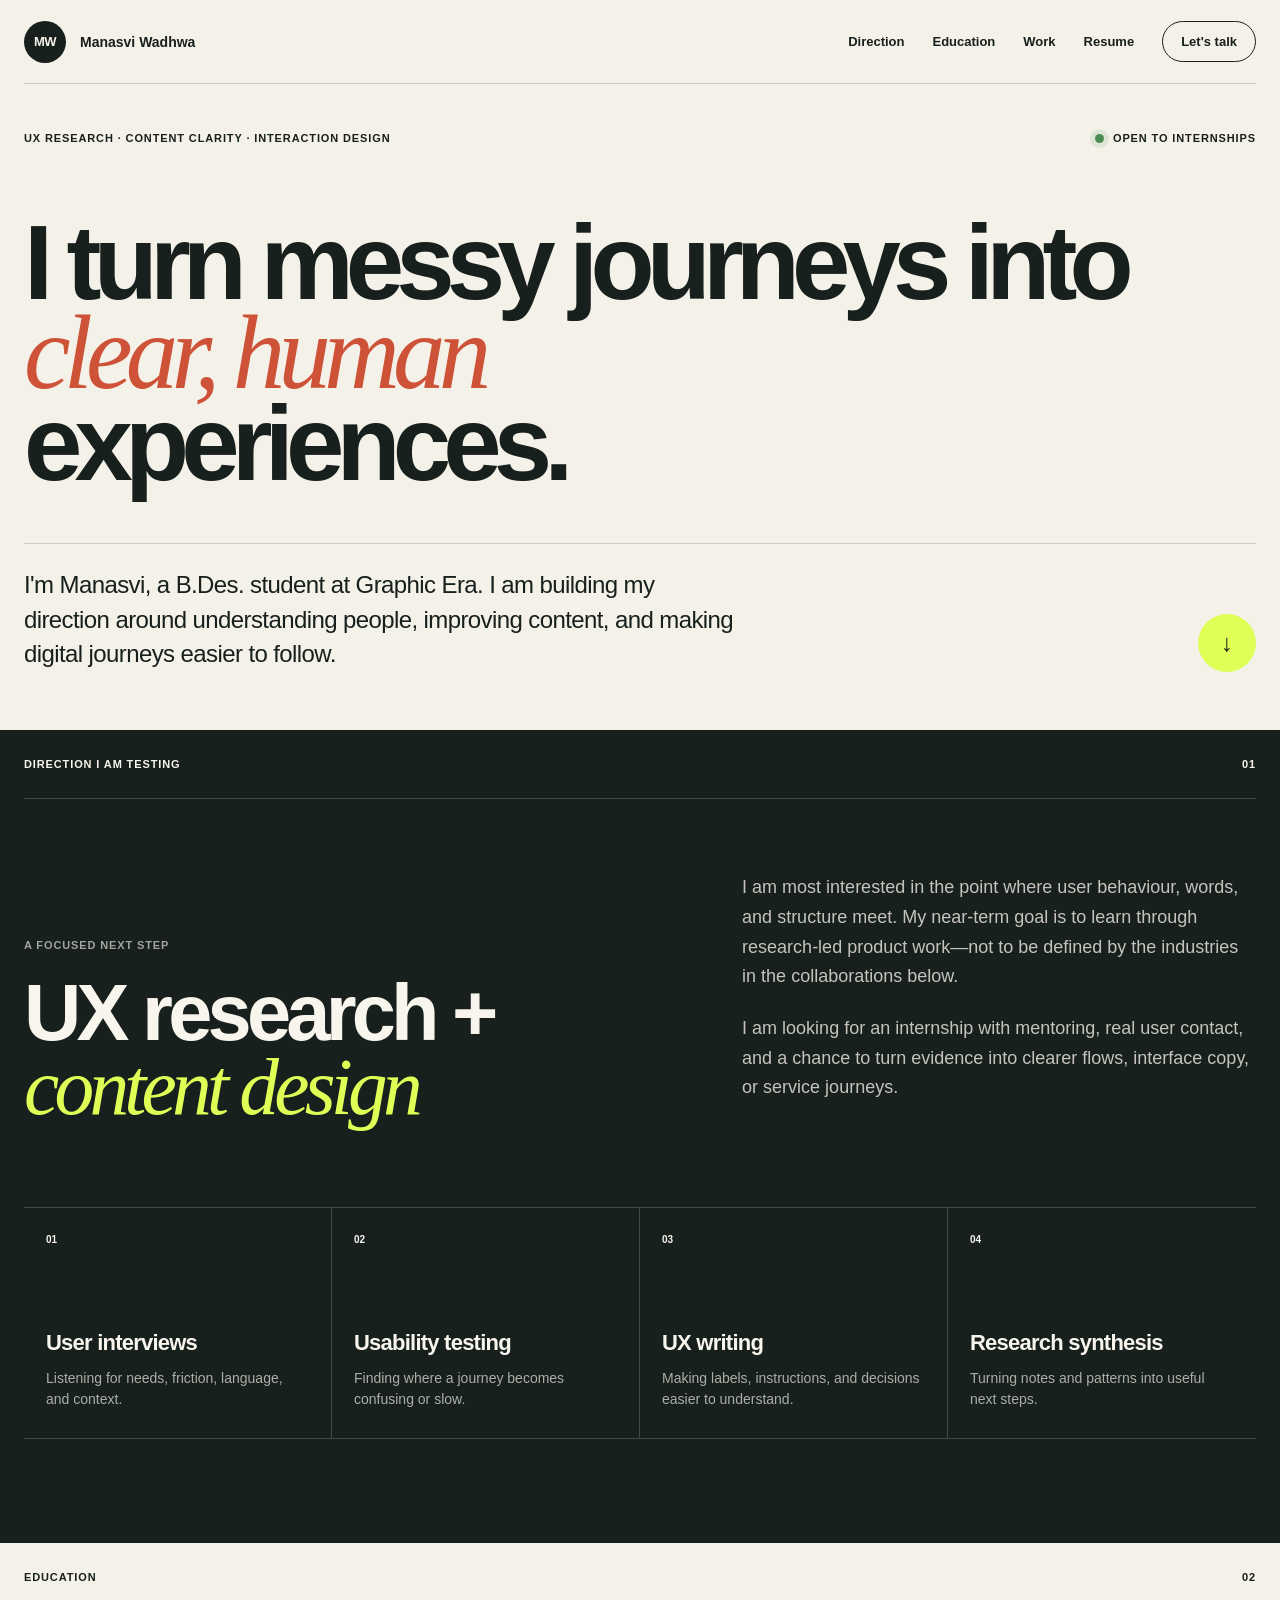
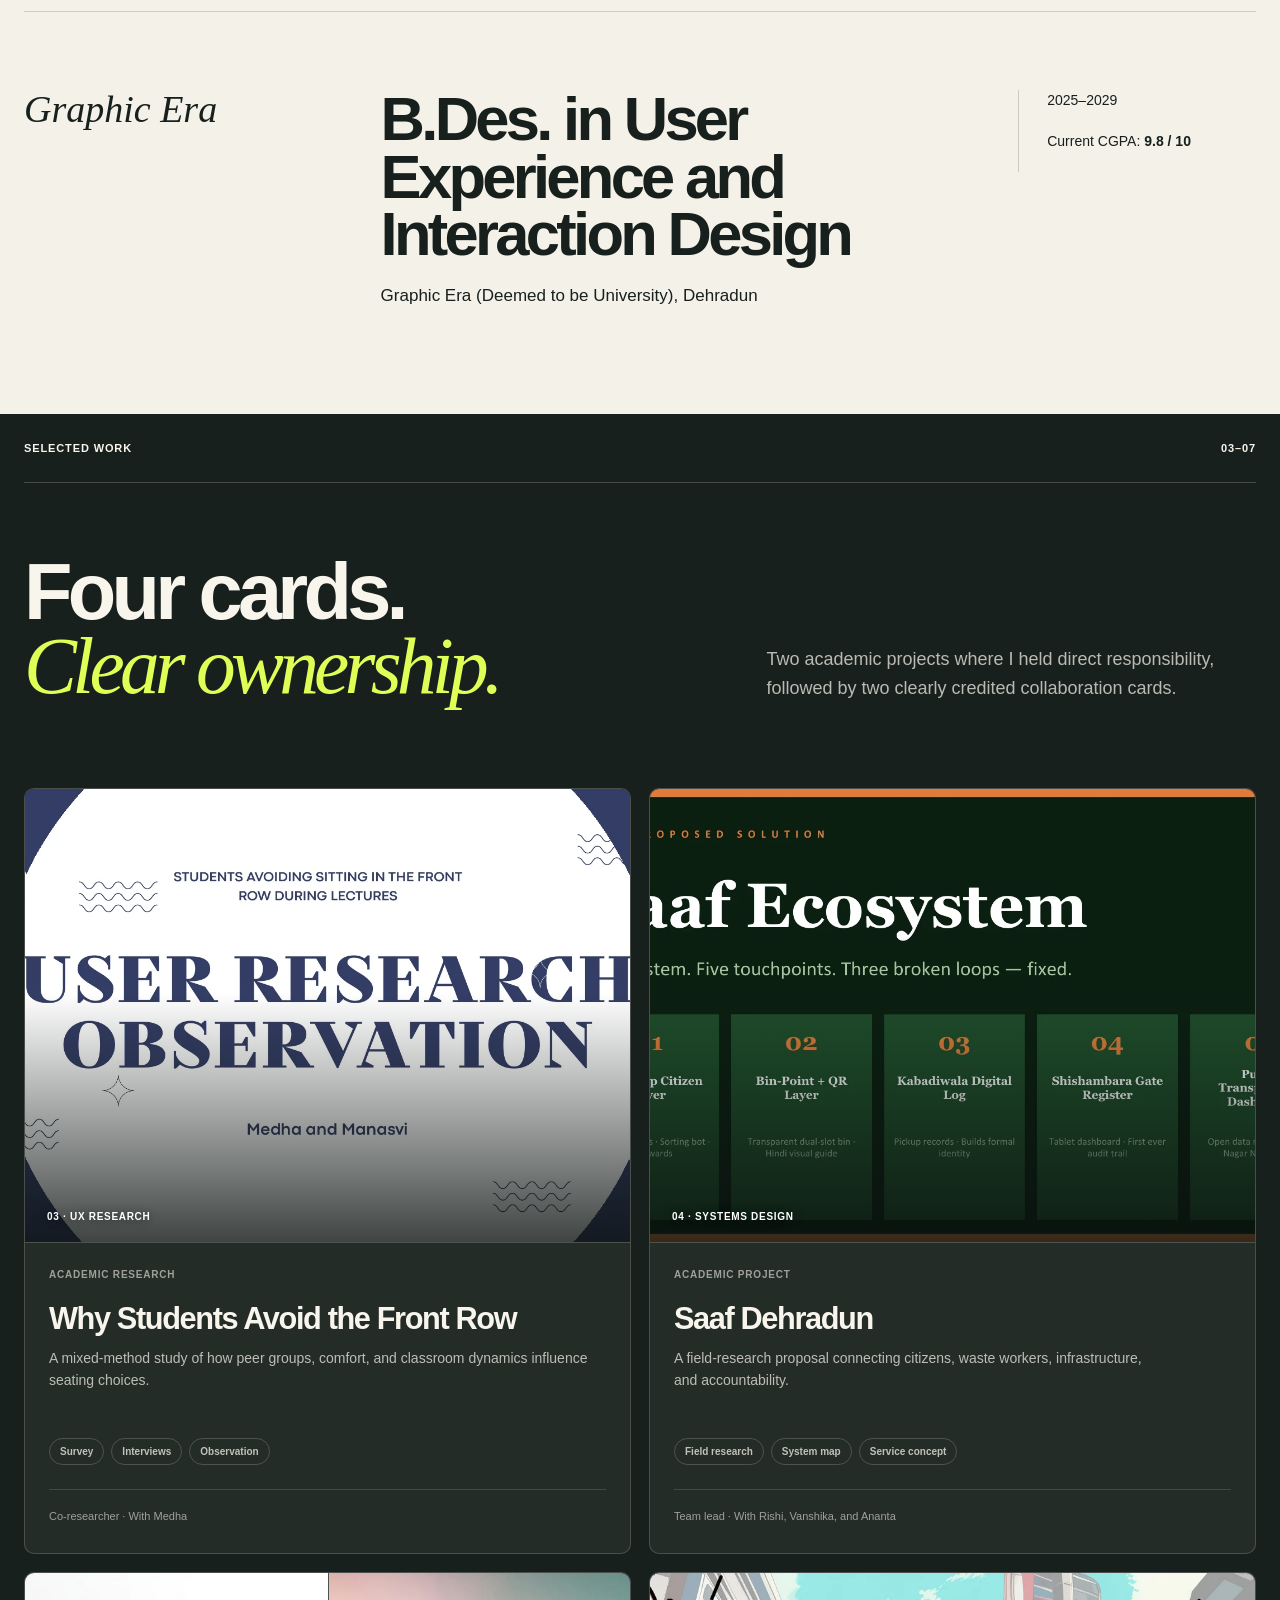
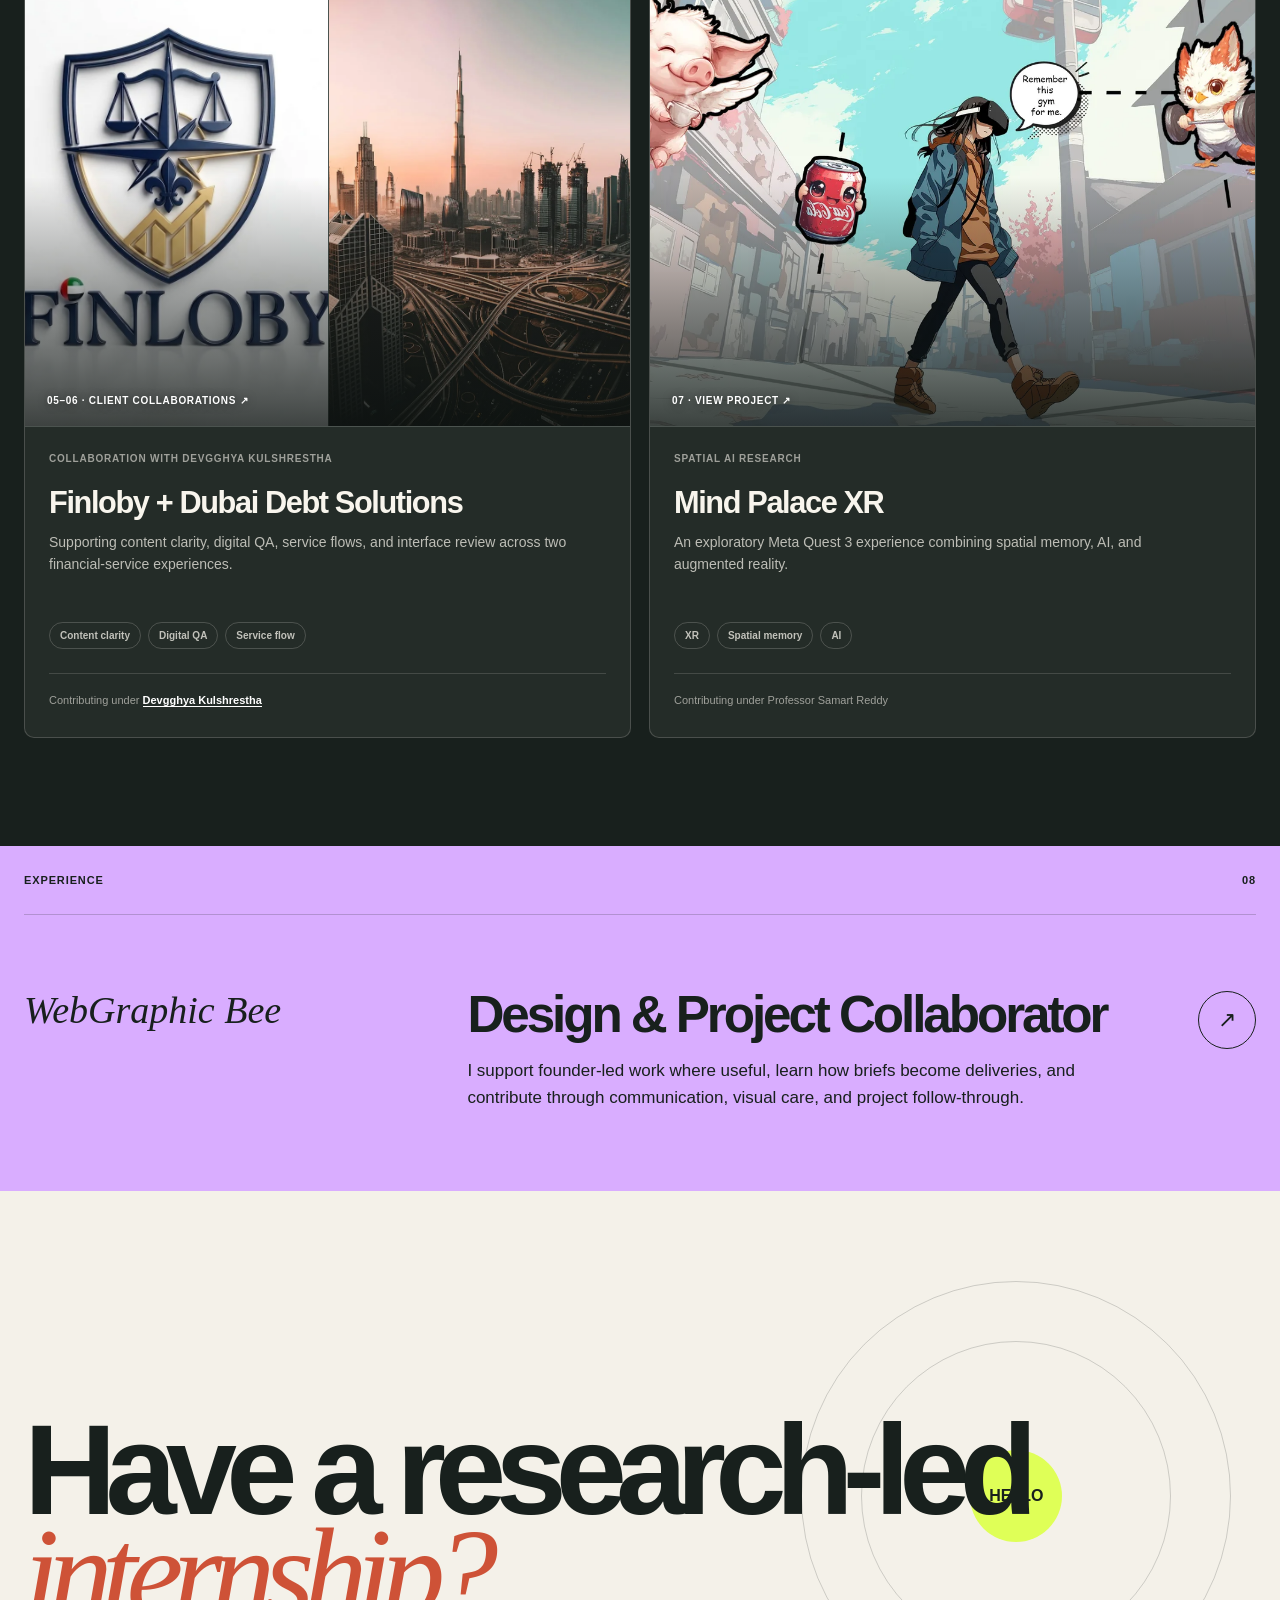
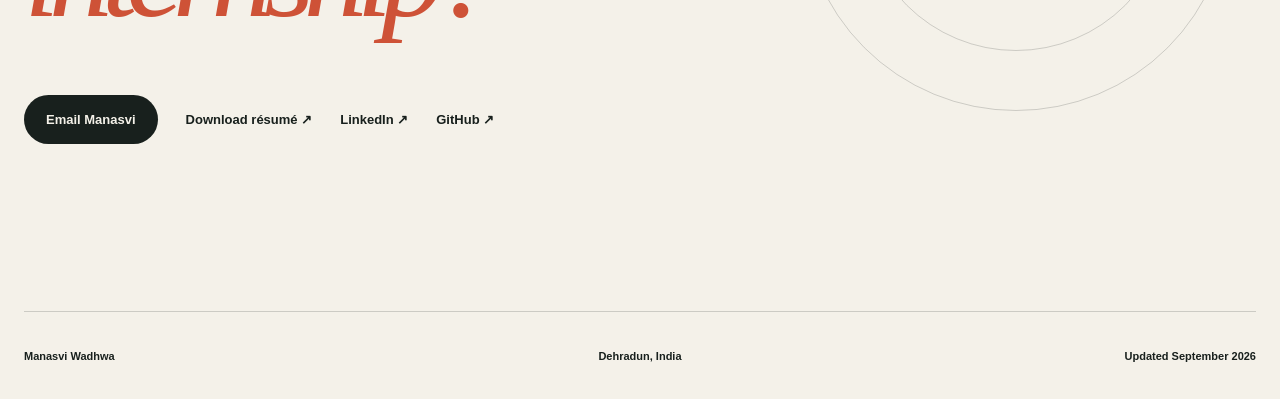
<file: index.html>
<!doctype html>
<html lang="en">
<head>
  <meta charset="utf-8">
  <meta name="viewport" content="width=device-width, initial-scale=1">
  <title>Manasvi Wadhwa | UX Research &amp; Content Design Student</title>
  <meta name="description" content="Manasvi Wadhwa is a B.Des. student exploring UX research, content design, and clearer digital journeys.">
  <meta property="og:title" content="Manasvi Wadhwa | UX Research & Content Design Student">
  <meta property="og:description" content="Turning messy journeys into clear, human experiences.">
  <meta property="og:image" content="https://manasvi-08.github.io/og.png">
  <meta property="og:image:width" content="1200">
  <meta property="og:image:height" content="630">
  <meta property="og:image:alt" content="Manasvi Wadhwa portfolio">
  <meta property="og:type" content="website">
  <meta name="twitter:card" content="summary_large_image">
  <link rel="stylesheet" href="./styles.css">
  <link rel="stylesheet" href="./portfolio-additions.css?v=3">
  <script type="application/ld+json">
  {
    "@context": "https://schema.org",
    "@type": "Person",
    "name": "Manasvi Wadhwa",
    "url": "https://manasvi-08.github.io/",
    "email": "mailto:wadhwamanasvi3@gmail.com",
    "sameAs": [
      "https://www.linkedin.com/in/manasvi-wadhwa-826b38370/",
      "https://github.com/Manasvi-08"
    ],
    "alumniOf": {
      "@type": "CollegeOrUniversity",
      "name": "Graphic Era (Deemed to be University)"
    }
  }
  </script>
</head>
<body>
  <a class="skip-link" href="#main">Skip to content</a>

  <header class="nav shell" id="top">
    <a class="wordmark" href="#top" aria-label="Manasvi Wadhwa, home">
      <span>MW</span><span class="wordmark-name">Manasvi Wadhwa</span>
    </a>
    <nav class="nav-links" aria-label="Primary navigation">
      <a href="#direction">Direction</a>
      <a href="#education">Education</a>
      <a href="#case-studies">Work</a>
      <a href="./Manasvi_Wadhwa_Resume.pdf">Resume</a>
      <a class="nav-cta" href="mailto:wadhwamanasvi3@gmail.com?subject=Internship%20conversation">Let's talk</a>
    </nav>
  </header>

  <main id="main">
    <section class="hero shell" aria-labelledby="hero-title">
      <div class="eyebrow-row">
        <span class="eyebrow">UX research · content clarity · interaction design</span>
        <span class="availability"><i aria-hidden="true"></i> Open to internships</span>
      </div>
      <h1 id="hero-title">I turn messy journeys into <span class="hero-serif">clear, human</span><span>experiences.</span></h1>
      <div class="hero-bottom">
        <p>I'm Manasvi, a B.Des. student at Graphic Era. I am building my direction around understanding people, improving content, and making digital journeys easier to follow.</p>
        <a class="round-link" href="#direction" aria-label="See my current direction">↓</a>
      </div>
    </section>

    <section class="direction" id="direction" aria-labelledby="direction-title">
      <div class="shell section-heading light">
        <p>Direction I am testing</p><p>01</p>
      </div>
      <div class="shell direction-grid">
        <div>
          <p class="kicker light-kicker">A focused next step</p>
          <h2 id="direction-title">UX research + <em>content design</em></h2>
        </div>
        <div class="direction-copy">
          <p>I am most interested in the point where user behaviour, words, and structure meet. My near-term goal is to learn through research-led product work—not to be defined by the industries in the collaborations below.</p>
          <p>I am looking for an internship with mentoring, real user contact, and a chance to turn evidence into clearer flows, interface copy, or service journeys.</p>
        </div>
      </div>
      <div class="shell focus-grid" aria-label="Skills I am building">
        <article><span>01</span><h3>User interviews</h3><p>Listening for needs, friction, language, and context.</p></article>
        <article><span>02</span><h3>Usability testing</h3><p>Finding where a journey becomes confusing or slow.</p></article>
        <article><span>03</span><h3>UX writing</h3><p>Making labels, instructions, and decisions easier to understand.</p></article>
        <article><span>04</span><h3>Research synthesis</h3><p>Turning notes and patterns into useful next steps.</p></article>
      </div>
    </section>

    <section class="education shell" id="education" aria-labelledby="education-title">
      <div class="section-heading"><p>Education</p><p>02</p></div>
      <div class="education-card">
        <p class="education-org">Graphic Era</p>
        <div>
          <h2 id="education-title">B.Des. in User Experience and Interaction Design</h2>
          <p>Graphic Era (Deemed to be University), Dehradun</p>
        </div>
        <div class="education-meta">
          <p>2025–2029</p>
          <p>Current CGPA: <strong>9.8 / 10</strong></p>
        </div>
      </div>
    </section>

    <section class="work" id="case-studies" aria-labelledby="work-title">
      <div class="shell section-heading light"><p>Selected work</p><p>03–07</p></div>
      <div class="shell work-intro">
        <h2 id="work-title">Four cards.<br><em>Clear ownership.</em></h2>
        <p>Two academic projects where I held direct responsibility, followed by two clearly credited collaboration cards.</p>
      </div>

      <div class="shell portfolio-grid">
        <article class="portfolio-card">
          <div class="portfolio-visual">
            <img src="./projects/front-row-research.webp" alt="Cover of the front-row classroom seating research study">
            <span>03 · UX research</span>
          </div>
          <div class="portfolio-copy">
            <p class="portfolio-type">Academic research</p>
            <h3>Why Students Avoid the Front Row</h3>
            <p>A mixed-method study of how peer groups, comfort, and classroom dynamics influence seating choices.</p>
            <ul class="portfolio-tags" aria-label="Research methods"><li>Survey</li><li>Interviews</li><li>Observation</li></ul>
            <p class="portfolio-credit">Co-researcher · With Medha</p>
          </div>
        </article>

        <article class="portfolio-card">
          <div class="portfolio-visual">
            <img src="./projects/saaf-dehradun.webp" alt="Saaf Dehradun waste clarity system proposal">
            <span>04 · Systems design</span>
          </div>
          <div class="portfolio-copy">
            <p class="portfolio-type">Academic project</p>
            <h3>Saaf Dehradun</h3>
            <p>A field-research proposal connecting citizens, waste workers, infrastructure, and accountability.</p>
            <ul class="portfolio-tags" aria-label="Project methods"><li>Field research</li><li>System map</li><li>Service concept</li></ul>
            <p class="portfolio-credit">Team lead · With Rishi, Vanshika, and Ananta</p>
          </div>
        </article>

        <article class="portfolio-card">
          <div class="portfolio-visual portfolio-collage">
            <a href="https://finloby.com" target="_blank" rel="noreferrer" aria-label="Visit Finloby">
              <img src="./projects/finloby.webp" alt="Finloby finance platform">
            </a>
            <a href="https://dds-kohl.vercel.app/" target="_blank" rel="noreferrer" aria-label="View Dubai Debt Solutions">
              <img src="./projects/dubai-debt-solutions.webp" alt="Dubai Debt Solutions service experience">
            </a>
            <span>05–06 · Client collaborations ↗</span>
          </div>
          <div class="portfolio-copy">
            <p class="portfolio-type">Collaboration with Devgghya Kulshrestha</p>
            <h3>Finloby + Dubai Debt Solutions</h3>
            <p>Supporting content clarity, digital QA, service flows, and interface review across two financial-service experiences.</p>
            <ul class="portfolio-tags" aria-label="Project contributions"><li>Content clarity</li><li>Digital QA</li><li>Service flow</li></ul>
            <p class="portfolio-credit">Contributing under <a href="https://devgghya.github.io" target="_blank" rel="noreferrer">Devgghya Kulshrestha</a></p>
          </div>
        </article>

        <article class="portfolio-card">
          <a class="portfolio-visual" href="https://portfolio-5208db.webflow.io/artificial-intelligence-and-extended-reality/mind-palace-xr" target="_blank" rel="noreferrer">
            <img src="./projects/mind-palace-xr.webp" alt="Mind Palace XR research prototype">
            <span>07 · View project ↗</span>
          </a>
          <div class="portfolio-copy">
            <p class="portfolio-type">Spatial AI research</p>
            <h3>Mind Palace XR</h3>
            <p>An exploratory Meta Quest 3 experience combining spatial memory, AI, and augmented reality.</p>
            <ul class="portfolio-tags" aria-label="Project themes"><li>XR</li><li>Spatial memory</li><li>AI</li></ul>
            <p class="portfolio-credit">Contributing under Professor Samart Reddy</p>
          </div>
        </article>
      </div>
    </section>

    <section class="experience" aria-labelledby="experience-title">
      <div class="shell section-heading"><p>Experience</p><p>08</p></div>
      <div class="shell experience-row">
        <p class="experience-org">WebGraphic Bee</p>
        <div>
          <h2 id="experience-title">Design &amp; Project Collaborator</h2>
          <p>I support founder-led work where useful, learn how briefs become deliveries, and contribute through communication, visual care, and project follow-through.</p>
        </div>
        <a href="https://webgraphicbee.com" target="_blank" rel="noreferrer" aria-label="Visit WebGraphic Bee">↗</a>
      </div>
    </section>

    <section class="contact shell" aria-labelledby="contact-title">
      <div class="contact-orbit" aria-hidden="true"><span>HELLO</span></div>
      <h2 id="contact-title">Have a research-led<br><em>internship?</em></h2>
      <div class="contact-actions">
        <a class="contact-primary" href="mailto:wadhwamanasvi3@gmail.com?subject=UX%20internship%20conversation">Email Manasvi</a>
        <a href="./Manasvi_Wadhwa_Resume.pdf">Download résumé ↗</a>
        <a href="https://www.linkedin.com/in/manasvi-wadhwa-826b38370/" target="_blank" rel="noreferrer">LinkedIn ↗</a>
        <a href="https://github.com/Manasvi-08" target="_blank" rel="noreferrer">GitHub ↗</a>
      </div>
    </section>
  </main>

  <footer class="footer shell">
    <p>Manasvi Wadhwa</p><p>Dehradun, India</p><p>Updated September 2026</p>
  </footer>
</body>
</html>
</file>
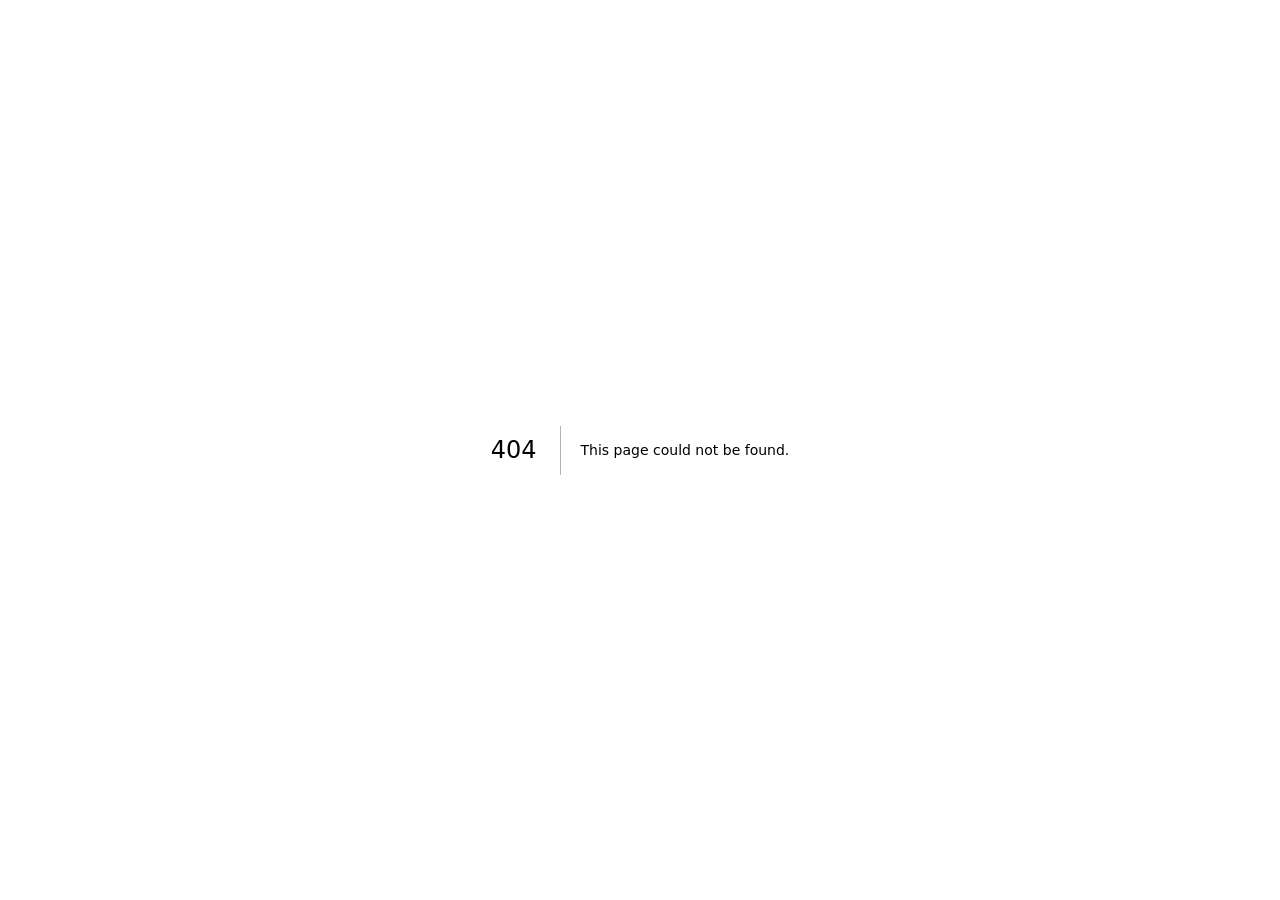
<file: 404/index.html>
<!DOCTYPE html><html lang="en"><head><meta charSet="utf-8"/><meta name="viewport" content="width=device-width, initial-scale=1"/><link rel="stylesheet" href="/_next/static/chunks/0e6~5kg3g4n3e.css" data-precedence="next"/><link rel="preload" as="script" fetchPriority="low" href="/_next/static/chunks/0iv.5nzm~z~~9.js"/><script src="/_next/static/chunks/12zh6p.crtg10.js" async=""></script><script src="/_next/static/chunks/0lmq5h3l.1c9l.js" async=""></script><script src="/_next/static/chunks/turbopack-16mlz8qg62fjx.js" async=""></script><script src="/_next/static/chunks/0eog50~01kpo8.js" async=""></script><script src="/_next/static/chunks/17f2ht9wo-phb.js" async=""></script><meta name="robots" content="noindex"/><title>404: This page could not be found.</title><title>Manasvi Wadhwa | Product Design Portfolio</title><meta name="description" content="Early-career product designer collaborating on thoughtful digital experiences across finance, services, and XR."/><meta property="og:title" content="Manasvi Wadhwa | Product Design Portfolio"/><meta property="og:description" content="Making digital ideas clearer, warmer, and easier to use."/><meta property="og:image" content="https://manasvi-08.github.io/og.png"/><meta property="og:image:width" content="1200"/><meta property="og:image:height" content="630"/><meta property="og:image:alt" content="Manasvi Wadhwa portfolio"/><meta property="og:type" content="website"/><meta name="twitter:card" content="summary_large_image"/><meta name="twitter:title" content="Manasvi Wadhwa | Product Design Portfolio"/><meta name="twitter:description" content="Making digital ideas clearer, warmer, and easier to use."/><meta name="twitter:image" content="https://manasvi-08.github.io/og.png"/><script src="/_next/static/chunks/03~yq9q893hmn.js" noModule=""></script></head><body><div hidden=""><!--$--><!--/$--></div><div style="font-family:system-ui,&quot;Segoe UI&quot;,Roboto,Helvetica,Arial,sans-serif,&quot;Apple Color Emoji&quot;,&quot;Segoe UI Emoji&quot;;height:100vh;text-align:center;display:flex;flex-direction:column;align-items:center;justify-content:center"><div><style>body{color:#000;background:#fff;margin:0}.next-error-h1{border-right:1px solid rgba(0,0,0,.3)}@media (prefers-color-scheme:dark){body{color:#fff;background:#000}.next-error-h1{border-right:1px solid rgba(255,255,255,.3)}}</style><h1 class="next-error-h1" style="display:inline-block;margin:0 20px 0 0;padding:0 23px 0 0;font-size:24px;font-weight:500;vertical-align:top;line-height:49px">404</h1><div style="display:inline-block"><h2 style="font-size:14px;font-weight:400;line-height:49px;margin:0">This page could not be found.</h2></div></div></div><!--$--><!--/$--><script src="/_next/static/chunks/0iv.5nzm~z~~9.js" id="_R_" async=""></script><script>(self.__next_f=self.__next_f||[]).push([0])</script><script>self.__next_f.push([1,"1:\"$Sreact.fragment\"\n2:I[39011,[\"/_next/static/chunks/0eog50~01kpo8.js\",\"/_next/static/chunks/17f2ht9wo-phb.js\"],\"default\"]\n3:I[37771,[\"/_next/static/chunks/0eog50~01kpo8.js\",\"/_next/static/chunks/17f2ht9wo-phb.js\"],\"default\"]\n4:I[6391,[\"/_next/static/chunks/0eog50~01kpo8.js\",\"/_next/static/chunks/17f2ht9wo-phb.js\"],\"OutletBoundary\"]\n5:\"$Sreact.suspense\"\n8:I[6391,[\"/_next/static/chunks/0eog50~01kpo8.js\",\"/_next/static/chunks/17f2ht9wo-phb.js\"],\"ViewportBoundary\"]\na:I[6391,[\"/_next/static/chunks/0eog50~01kpo8.js\",\"/_next/static/chunks/17f2ht9wo-phb.js\"],\"MetadataBoundary\"]\nc:I[65857,[\"/_next/static/chunks/0eog50~01kpo8.js\",\"/_next/static/chunks/17f2ht9wo-phb.js\"],\"default\",1]\n:HL[\"/_next/static/chunks/0e6~5kg3g4n3e.css\",\"style\"]\n"])</script><script>self.__next_f.push([1,"0:{\"P\":null,\"c\":[\"\",\"_not-found\",\"\"],\"q\":\"\",\"i\":false,\"f\":[[[\"\",{\"children\":[\"/_not-found\",{\"children\":[\"__PAGE__\",{}]}]},\"$undefined\",\"$undefined\",16],[[\"$\",\"$1\",\"c\",{\"children\":[[[\"$\",\"link\",\"0\",{\"rel\":\"stylesheet\",\"href\":\"/_next/static/chunks/0e6~5kg3g4n3e.css\",\"precedence\":\"next\",\"crossOrigin\":\"$undefined\",\"nonce\":\"$undefined\"}],[\"$\",\"script\",\"script-0\",{\"src\":\"/_next/static/chunks/0eog50~01kpo8.js\",\"async\":true,\"nonce\":\"$undefined\"}],[\"$\",\"script\",\"script-1\",{\"src\":\"/_next/static/chunks/17f2ht9wo-phb.js\",\"async\":true,\"nonce\":\"$undefined\"}]],[\"$\",\"html\",null,{\"lang\":\"en\",\"children\":[\"$\",\"body\",null,{\"children\":[\"$\",\"$L2\",null,{\"parallelRouterKey\":\"children\",\"error\":\"$undefined\",\"errorStyles\":\"$undefined\",\"errorScripts\":\"$undefined\",\"template\":[\"$\",\"$L3\",null,{}],\"templateStyles\":\"$undefined\",\"templateScripts\":\"$undefined\",\"notFound\":[[[\"$\",\"title\",null,{\"children\":\"404: This page could not be found.\"}],[\"$\",\"div\",null,{\"style\":{\"fontFamily\":\"system-ui,\\\"Segoe UI\\\",Roboto,Helvetica,Arial,sans-serif,\\\"Apple Color Emoji\\\",\\\"Segoe UI Emoji\\\"\",\"height\":\"100vh\",\"textAlign\":\"center\",\"display\":\"flex\",\"flexDirection\":\"column\",\"alignItems\":\"center\",\"justifyContent\":\"center\"},\"children\":[\"$\",\"div\",null,{\"children\":[[\"$\",\"style\",null,{\"dangerouslySetInnerHTML\":{\"__html\":\"body{color:#000;background:#fff;margin:0}.next-error-h1{border-right:1px solid rgba(0,0,0,.3)}@media (prefers-color-scheme:dark){body{color:#fff;background:#000}.next-error-h1{border-right:1px solid rgba(255,255,255,.3)}}\"}}],[\"$\",\"h1\",null,{\"className\":\"next-error-h1\",\"style\":{\"display\":\"inline-block\",\"margin\":\"0 20px 0 0\",\"padding\":\"0 23px 0 0\",\"fontSize\":24,\"fontWeight\":500,\"verticalAlign\":\"top\",\"lineHeight\":\"49px\"},\"children\":404}],[\"$\",\"div\",null,{\"style\":{\"display\":\"inline-block\"},\"children\":[\"$\",\"h2\",null,{\"style\":{\"fontSize\":14,\"fontWeight\":400,\"lineHeight\":\"49px\",\"margin\":0},\"children\":\"This page could not be found.\"}]}]]}]}]],[]],\"forbidden\":\"$undefined\",\"unauthorized\":\"$undefined\"}]}]}]]}],{\"children\":[[\"$\",\"$1\",\"c\",{\"children\":[null,[\"$\",\"$L2\",null,{\"parallelRouterKey\":\"children\",\"error\":\"$undefined\",\"errorStyles\":\"$undefined\",\"errorScripts\":\"$undefined\",\"template\":[\"$\",\"$L3\",null,{}],\"templateStyles\":\"$undefined\",\"templateScripts\":\"$undefined\",\"notFound\":\"$undefined\",\"forbidden\":\"$undefined\",\"unauthorized\":\"$undefined\"}]]}],{\"children\":[[\"$\",\"$1\",\"c\",{\"children\":[[[\"$\",\"title\",null,{\"children\":\"404: This page could not be found.\"}],[\"$\",\"div\",null,{\"style\":\"$0:f:0:1:0:props:children:1:props:children:props:children:props:notFound:0:1:props:style\",\"children\":[\"$\",\"div\",null,{\"children\":[[\"$\",\"style\",null,{\"dangerouslySetInnerHTML\":{\"__html\":\"body{color:#000;background:#fff;margin:0}.next-error-h1{border-right:1px solid rgba(0,0,0,.3)}@media (prefers-color-scheme:dark){body{color:#fff;background:#000}.next-error-h1{border-right:1px solid rgba(255,255,255,.3)}}\"}}],[\"$\",\"h1\",null,{\"className\":\"next-error-h1\",\"style\":\"$0:f:0:1:0:props:children:1:props:children:props:children:props:notFound:0:1:props:children:props:children:1:props:style\",\"children\":404}],[\"$\",\"div\",null,{\"style\":\"$0:f:0:1:0:props:children:1:props:children:props:children:props:notFound:0:1:props:children:props:children:2:props:style\",\"children\":[\"$\",\"h2\",null,{\"style\":\"$0:f:0:1:0:props:children:1:props:children:props:children:props:notFound:0:1:props:children:props:children:2:props:children:props:style\",\"children\":\"This page could not be found.\"}]}]]}]}]],null,[\"$\",\"$L4\",null,{\"children\":[\"$\",\"$5\",null,{\"name\":\"Next.MetadataOutlet\",\"children\":\"$@6\"}]}]]}],{},null,false,null]},null,false,\"$@7\"]},null,false,null],[\"$\",\"$1\",\"h\",{\"children\":[[\"$\",\"meta\",null,{\"name\":\"robots\",\"content\":\"noindex\"}],[\"$\",\"$L8\",null,{\"children\":\"$L9\"}],[\"$\",\"div\",null,{\"hidden\":true,\"children\":[\"$\",\"$La\",null,{\"children\":[\"$\",\"$5\",null,{\"name\":\"Next.Metadata\",\"children\":\"$Lb\"}]}]}],null]}],false]],\"m\":\"$undefined\",\"G\":[\"$c\",[[\"$\",\"link\",\"0\",{\"rel\":\"stylesheet\",\"href\":\"/_next/static/chunks/0e6~5kg3g4n3e.css\",\"precedence\":\"next\",\"crossOrigin\":\"$undefined\",\"nonce\":\"$undefined\"}]]],\"S\":true,\"h\":null,\"s\":\"$undefined\",\"l\":\"$undefined\",\"p\":\"$undefined\",\"d\":\"$undefined\",\"b\":\"5aTWfPkP36ym5rPuRK89w\"}\n"])</script><script>self.__next_f.push([1,"d:[]\n7:\"$Wd\"\n"])</script><script>self.__next_f.push([1,"9:[[\"$\",\"meta\",\"0\",{\"charSet\":\"utf-8\"}],[\"$\",\"meta\",\"1\",{\"name\":\"viewport\",\"content\":\"width=device-width, initial-scale=1\"}]]\n"])</script><script>self.__next_f.push([1,"6:null\nb:[[\"$\",\"title\",\"0\",{\"children\":\"Manasvi Wadhwa | Product Design Portfolio\"}],[\"$\",\"meta\",\"1\",{\"name\":\"description\",\"content\":\"Early-career product designer collaborating on thoughtful digital experiences across finance, services, and XR.\"}],[\"$\",\"meta\",\"2\",{\"property\":\"og:title\",\"content\":\"Manasvi Wadhwa | Product Design Portfolio\"}],[\"$\",\"meta\",\"3\",{\"property\":\"og:description\",\"content\":\"Making digital ideas clearer, warmer, and easier to use.\"}],[\"$\",\"meta\",\"4\",{\"property\":\"og:image\",\"content\":\"https://manasvi-08.github.io/og.png\"}],[\"$\",\"meta\",\"5\",{\"property\":\"og:image:width\",\"content\":\"1200\"}],[\"$\",\"meta\",\"6\",{\"property\":\"og:image:height\",\"content\":\"630\"}],[\"$\",\"meta\",\"7\",{\"property\":\"og:image:alt\",\"content\":\"Manasvi Wadhwa portfolio\"}],[\"$\",\"meta\",\"8\",{\"property\":\"og:type\",\"content\":\"website\"}],[\"$\",\"meta\",\"9\",{\"name\":\"twitter:card\",\"content\":\"summary_large_image\"}],[\"$\",\"meta\",\"10\",{\"name\":\"twitter:title\",\"content\":\"Manasvi Wadhwa | Product Design Portfolio\"}],[\"$\",\"meta\",\"11\",{\"name\":\"twitter:description\",\"content\":\"Making digital ideas clearer, warmer, and easier to use.\"}],[\"$\",\"meta\",\"12\",{\"name\":\"twitter:image\",\"content\":\"https://manasvi-08.github.io/og.png\"}]]\n"])</script></body></html>
</file>
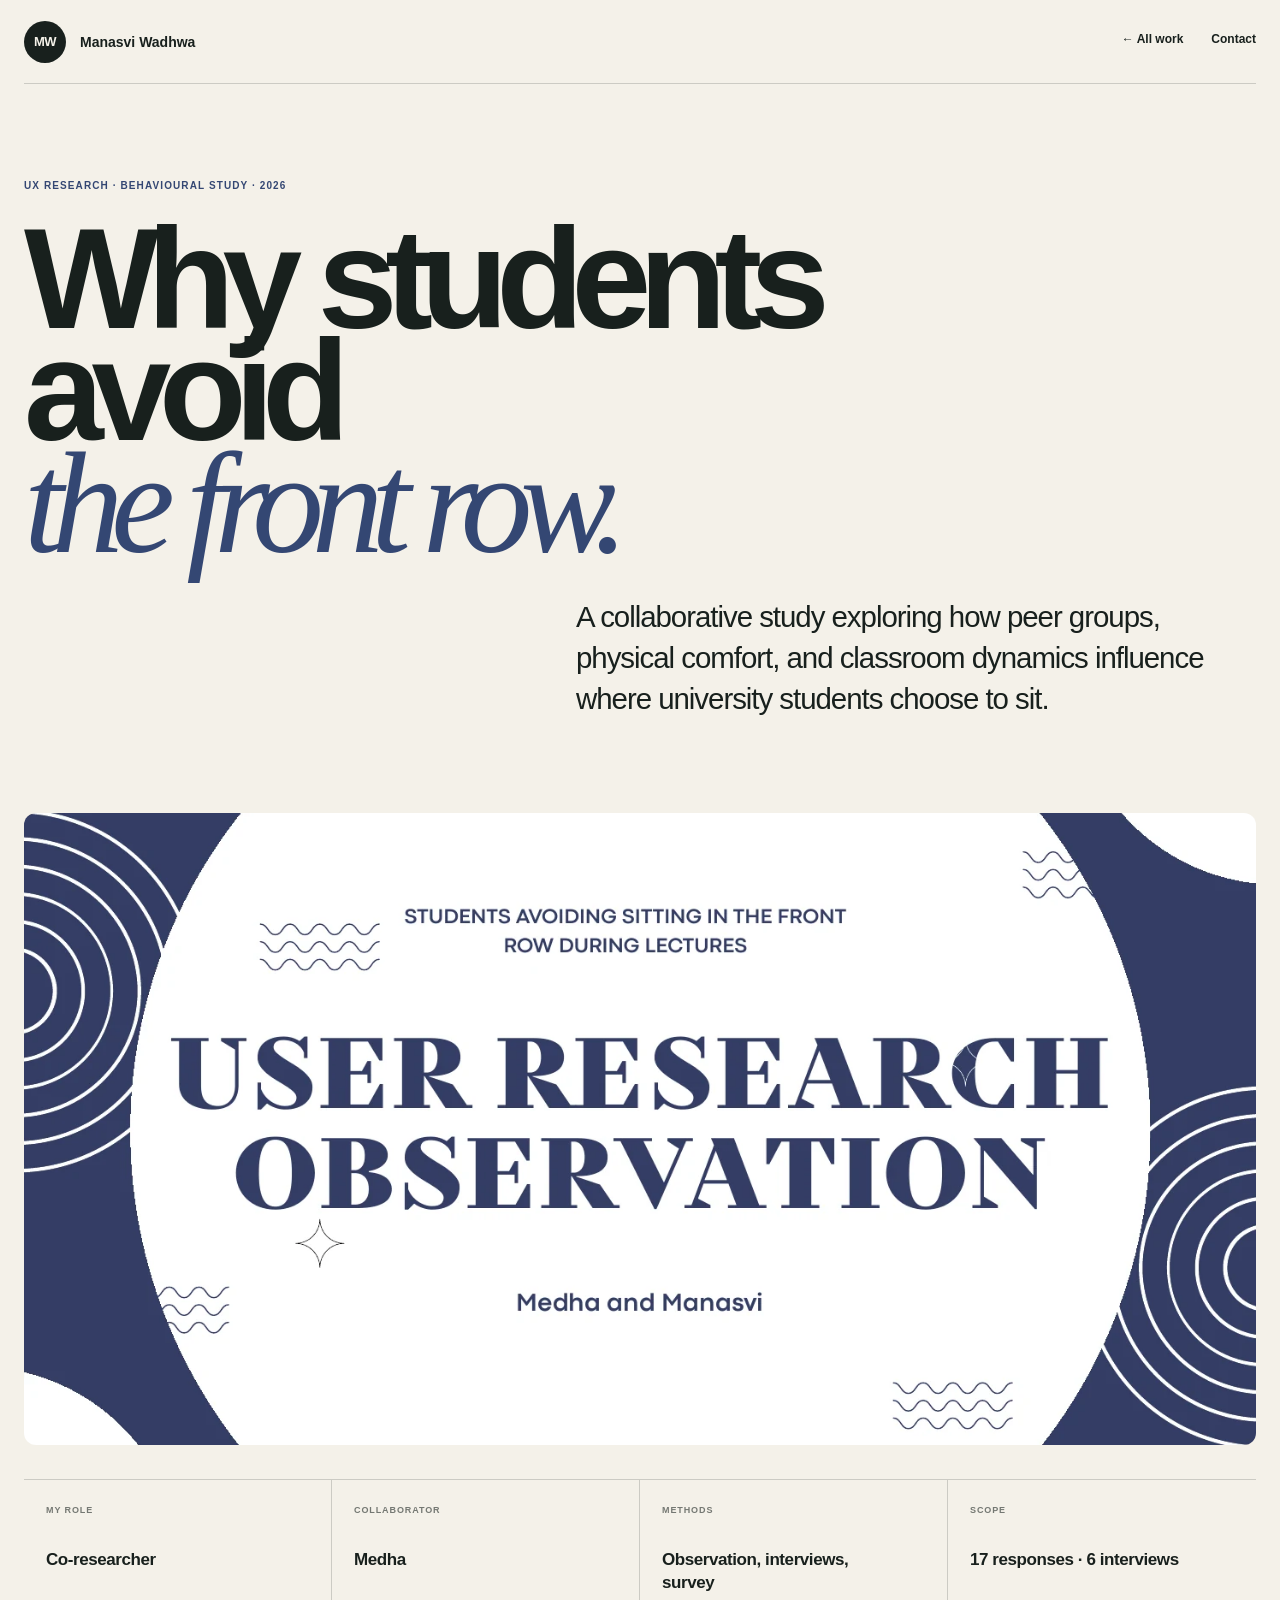
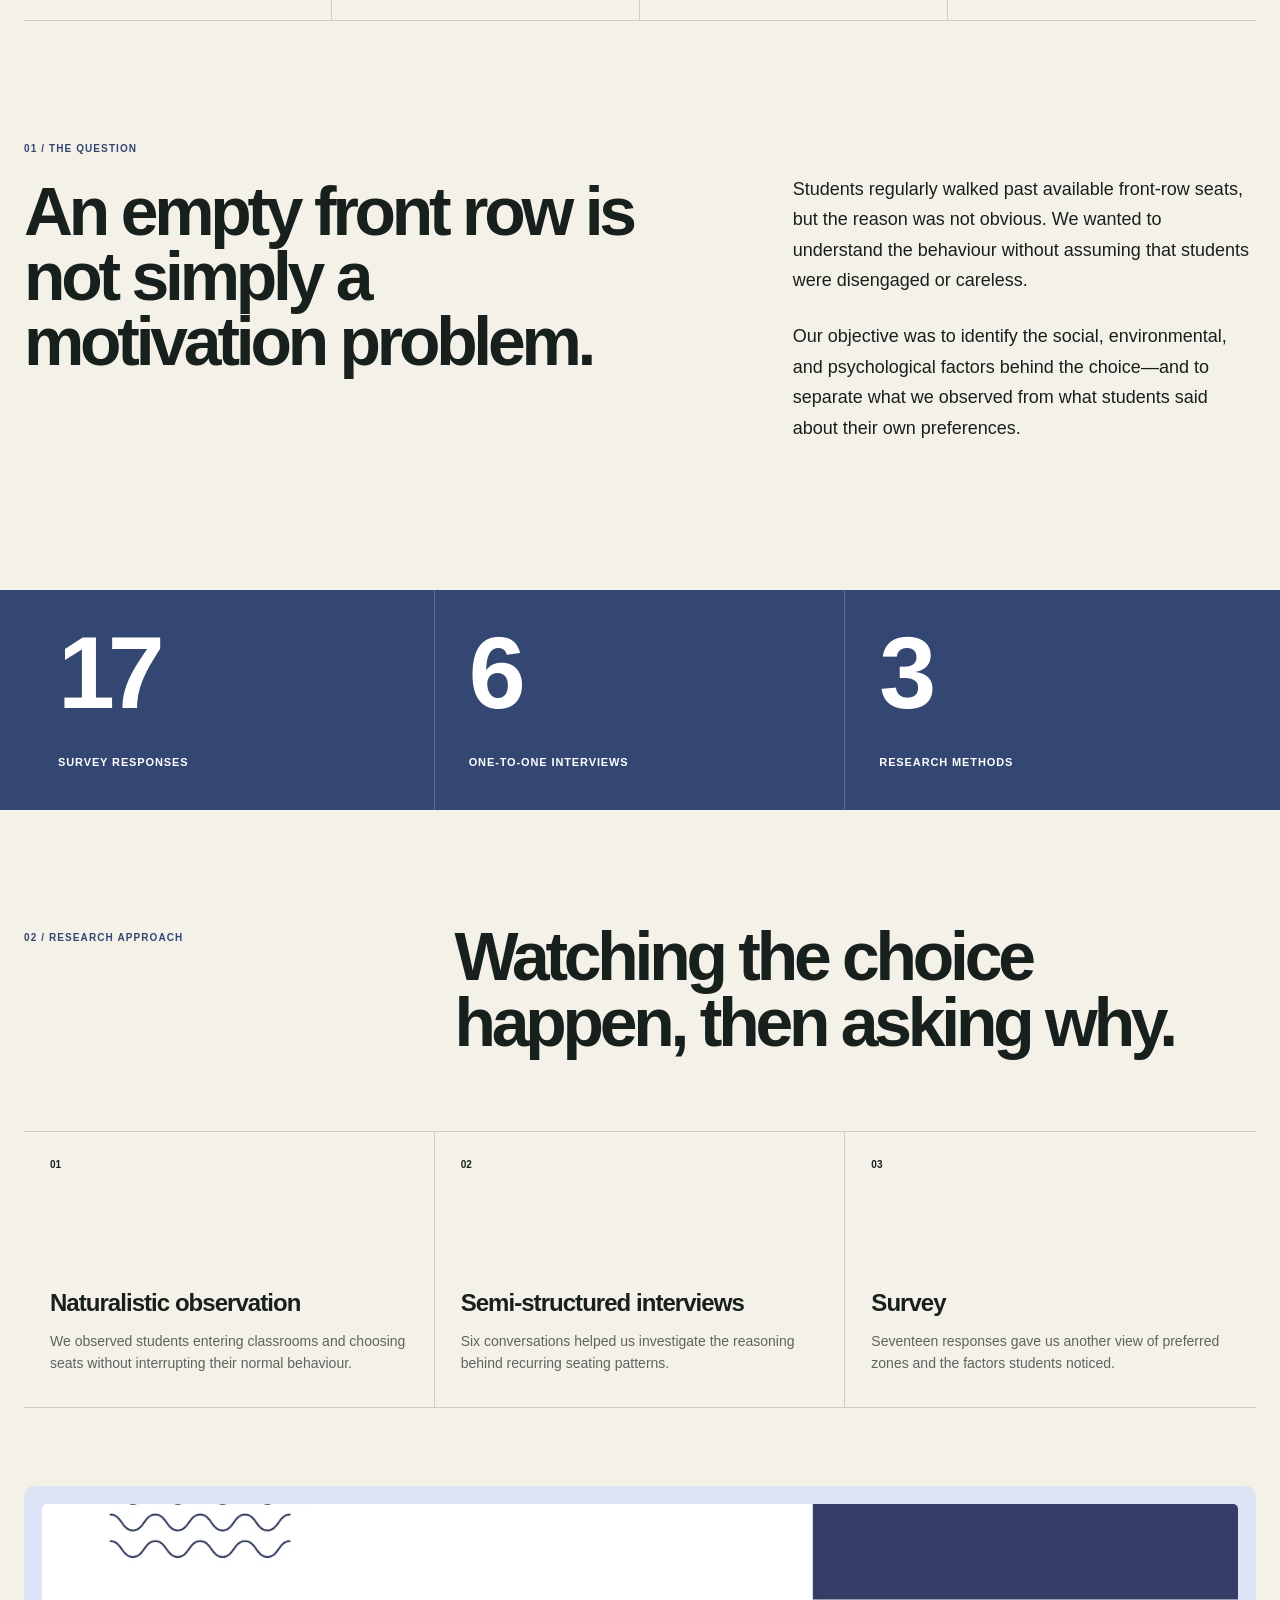
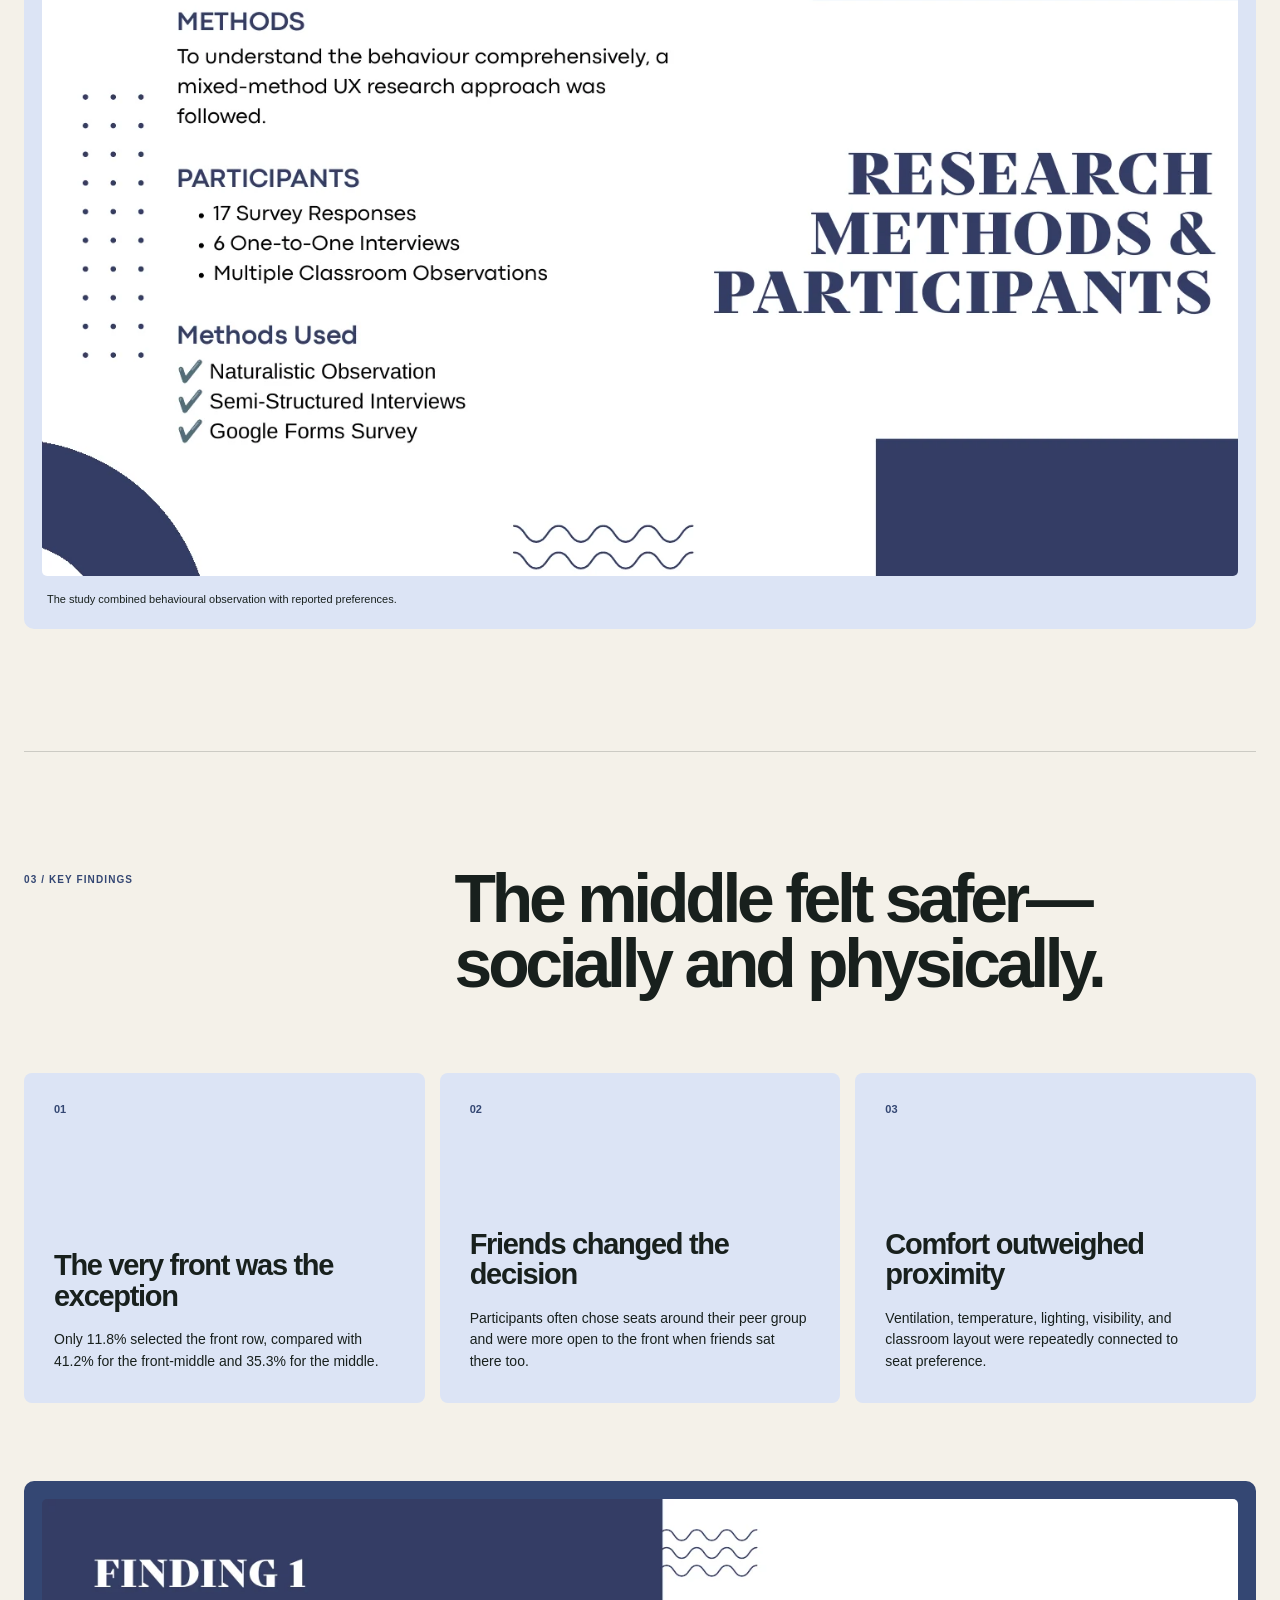
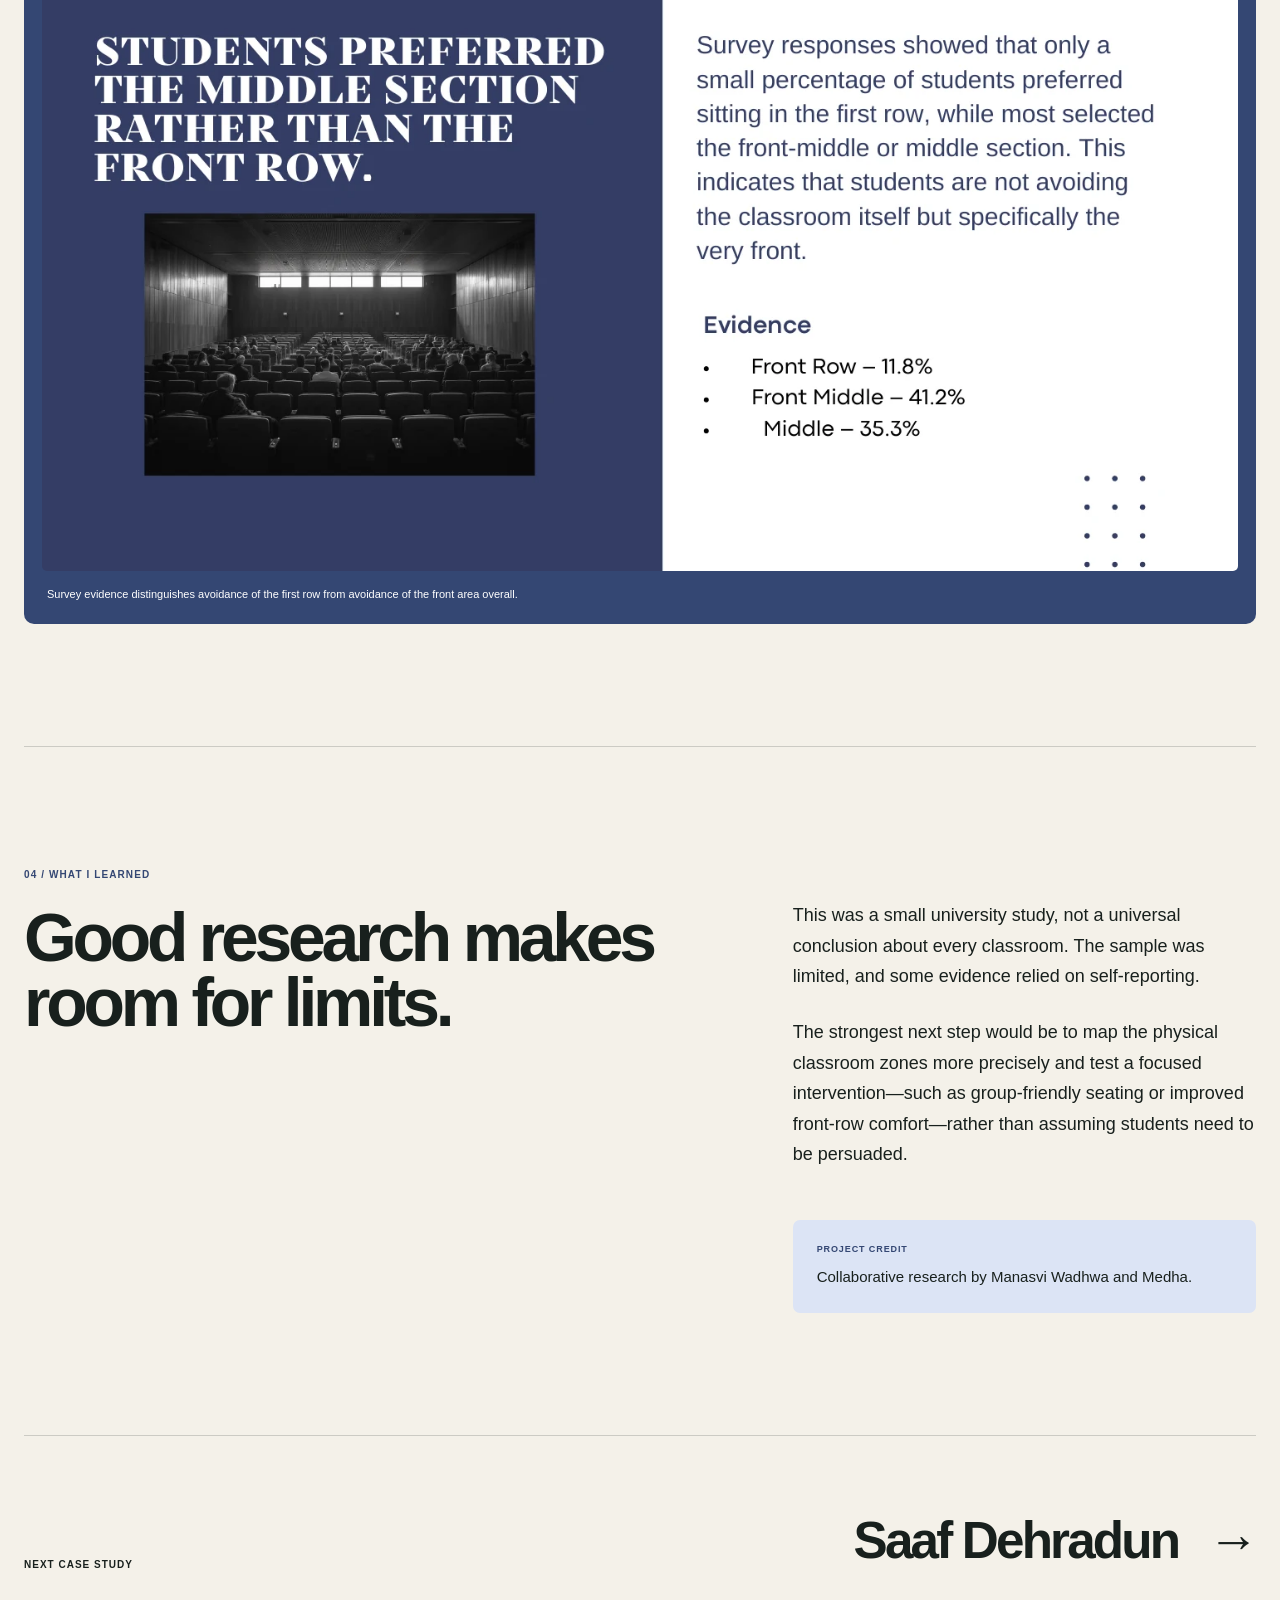
<file: projects/front-row-research/index.html>
<!doctype html>
<html lang="en">
<head>
  <meta charset="utf-8">
  <meta name="viewport" content="width=device-width, initial-scale=1">
  <title>Front Row Avoidance Research | Manasvi Wadhwa</title>
  <meta name="description" content="A mixed-method UX research study into the social and environmental factors behind classroom seating choices.">
  <meta property="og:title" content="Front Row Avoidance Research | Manasvi Wadhwa">
  <meta property="og:description" content="A collaborative behavioural study using observation, interviews, and a survey.">
  <meta property="og:image" content="https://manasvi-08.github.io/projects/front-row-research.webp">
  <link rel="stylesheet" href="../../styles.css">
  <link rel="stylesheet" href="../../case-studies.css">
</head>
<body class="case-page">
  <a class="skip-link" href="#case-content">Skip to case study</a>
  <header class="case-nav shell">
    <a class="wordmark" href="../../" aria-label="Manasvi Wadhwa, home"><span>MW</span><span class="wordmark-name">Manasvi Wadhwa</span></a>
    <nav aria-label="Case study navigation"><a href="../../#case-studies">← All work</a><a href="mailto:wadhwamanasvi3@gmail.com?subject=Portfolio%20conversation">Contact</a></nav>
  </header>

  <main id="case-content">
    <header class="case-hero shell">
      <p class="case-breadcrumb">UX research · Behavioural study · 2026</p>
      <h1>Why students avoid<br><em>the front row.</em></h1>
      <p class="case-deck">A collaborative study exploring how peer groups, physical comfort, and classroom dynamics influence where university students choose to sit.</p>
    </header>

    <figure class="case-cover shell"><img src="../front-row-research.webp" alt="Front Row Avoidance Study presentation cover"></figure>

    <section class="case-facts shell" aria-label="Project facts">
      <div><span>My role</span><strong>Co-researcher</strong></div>
      <div><span>Collaborator</span><strong>Medha</strong></div>
      <div><span>Methods</span><strong>Observation, interviews, survey</strong></div>
      <div><span>Scope</span><strong>17 responses · 6 interviews</strong></div>
    </section>

    <section class="case-section shell case-two-column">
      <div><p class="case-label">01 / The question</p><h2>An empty front row is not simply a motivation problem.</h2></div>
      <div class="case-prose">
        <p>Students regularly walked past available front-row seats, but the reason was not obvious. We wanted to understand the behaviour without assuming that students were disengaged or careless.</p>
        <p>Our objective was to identify the social, environmental, and psychological factors behind the choice—and to separate what we observed from what students said about their own preferences.</p>
      </div>
    </section>

    <section class="case-stat-band">
      <div class="shell case-stats"><div><strong>17</strong><span>survey responses</span></div><div><strong>6</strong><span>one-to-one interviews</span></div><div><strong>3</strong><span>research methods</span></div></div>
    </section>

    <section class="case-section shell">
      <div class="case-section-heading"><p class="case-label">02 / Research approach</p><h2>Watching the choice happen, then asking why.</h2></div>
      <div class="case-method-grid">
        <article><span>01</span><h3>Naturalistic observation</h3><p>We observed students entering classrooms and choosing seats without interrupting their normal behaviour.</p></article>
        <article><span>02</span><h3>Semi-structured interviews</h3><p>Six conversations helped us investigate the reasoning behind recurring seating patterns.</p></article>
        <article><span>03</span><h3>Survey</h3><p>Seventeen responses gave us another view of preferred zones and the factors students noticed.</p></article>
      </div>
      <figure class="case-figure"><img src="../front-row-methods.webp" alt="Research methods and participant overview from the study"><figcaption>The study combined behavioural observation with reported preferences.</figcaption></figure>
    </section>

    <section class="case-section shell">
      <div class="case-section-heading"><p class="case-label">03 / Key findings</p><h2>The middle felt safer—socially and physically.</h2></div>
      <div class="case-findings">
        <article><span>01</span><h3>The very front was the exception</h3><p>Only 11.8% selected the front row, compared with 41.2% for the front-middle and 35.3% for the middle.</p></article>
        <article><span>02</span><h3>Friends changed the decision</h3><p>Participants often chose seats around their peer group and were more open to the front when friends sat there too.</p></article>
        <article><span>03</span><h3>Comfort outweighed proximity</h3><p>Ventilation, temperature, lighting, visibility, and classroom layout were repeatedly connected to seat preference.</p></article>
      </div>
      <figure class="case-figure dark"><img src="../front-row-finding.webp" alt="Finding showing the distribution of preferred classroom seating zones"><figcaption>Survey evidence distinguishes avoidance of the first row from avoidance of the front area overall.</figcaption></figure>
    </section>

    <section class="case-section shell case-two-column">
      <div><p class="case-label">04 / What I learned</p><h2>Good research makes room for limits.</h2></div>
      <div class="case-prose">
        <p>This was a small university study, not a universal conclusion about every classroom. The sample was limited, and some evidence relied on self-reporting.</p>
        <p>The strongest next step would be to map the physical classroom zones more precisely and test a focused intervention—such as group-friendly seating or improved front-row comfort—rather than assuming students need to be persuaded.</p>
        <div class="case-credit"><span>Project credit</span><p>Collaborative research by Manasvi Wadhwa and Medha.</p></div>
      </div>
    </section>

    <nav class="case-next shell" aria-label="Next project"><p>Next case study</p><a href="../saaf-dehradun/">Saaf Dehradun <span>→</span></a></nav>
  </main>
</body>
</html>
</file>
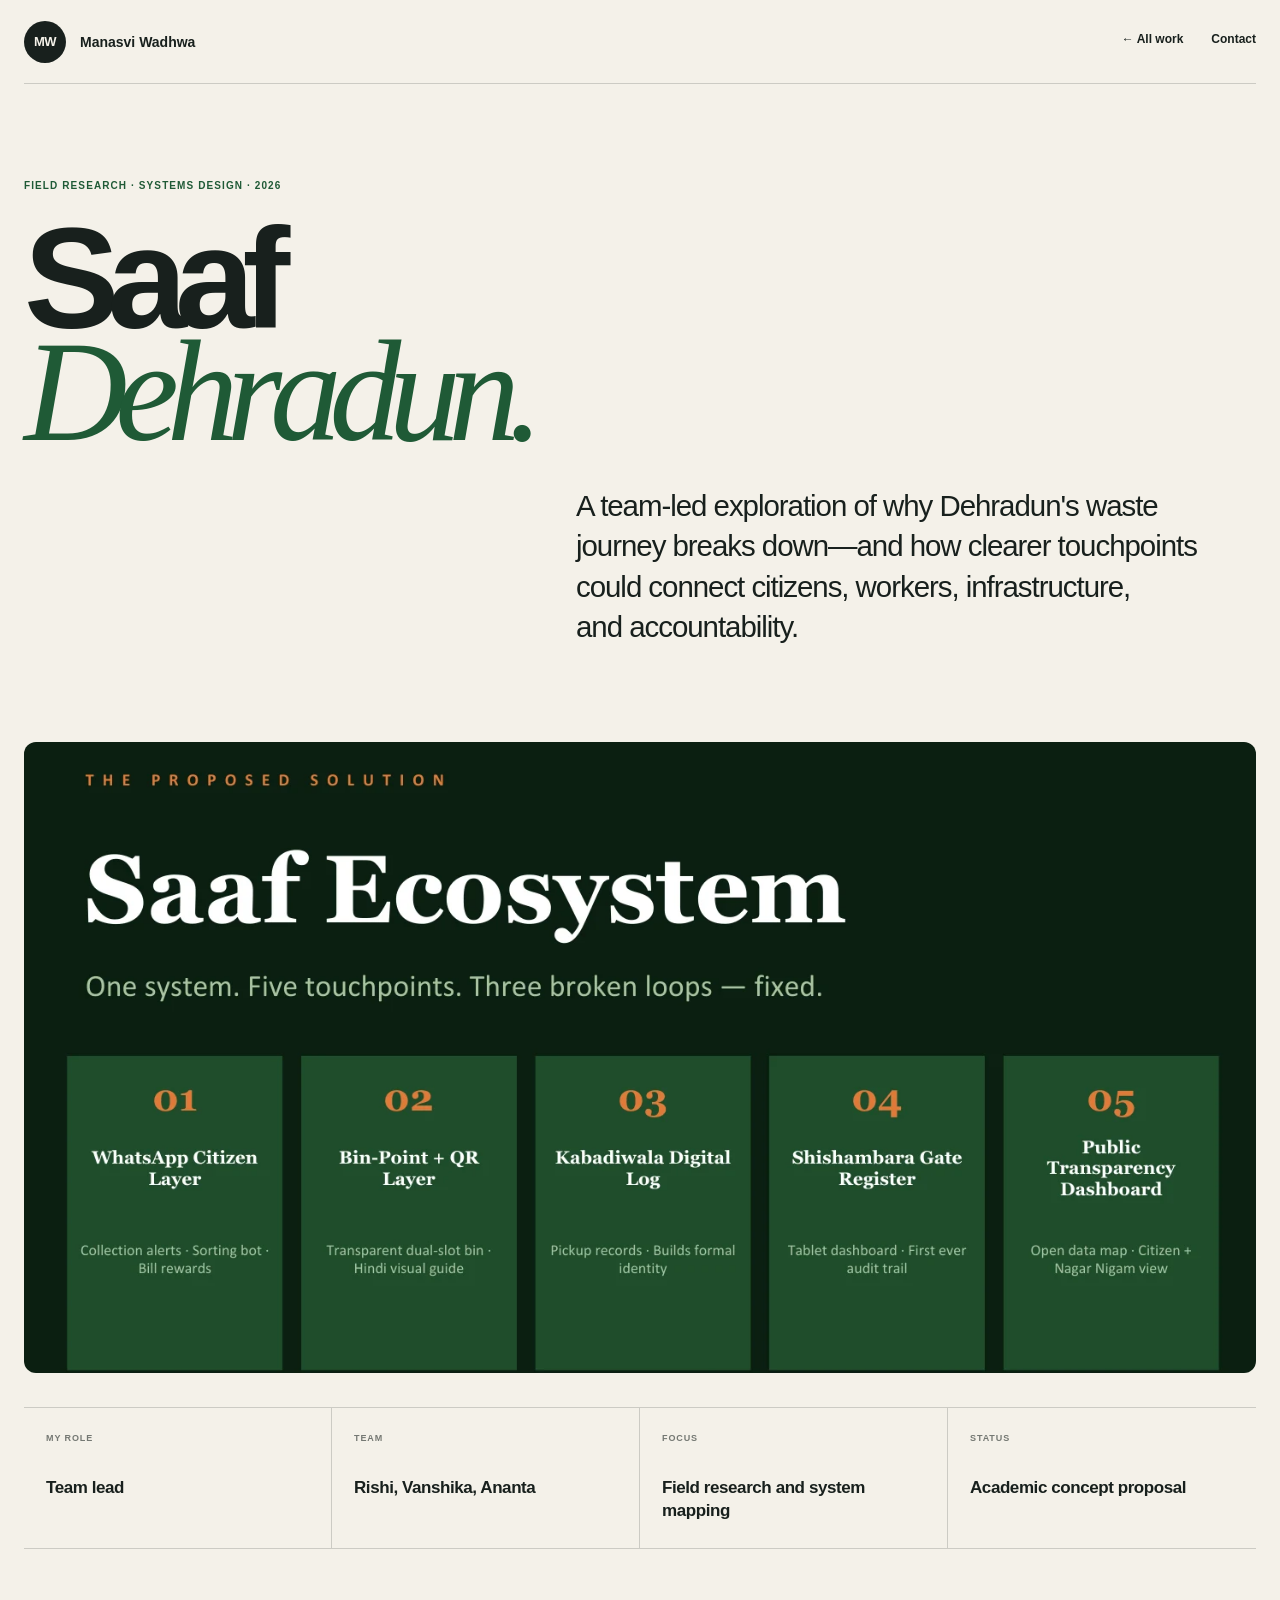
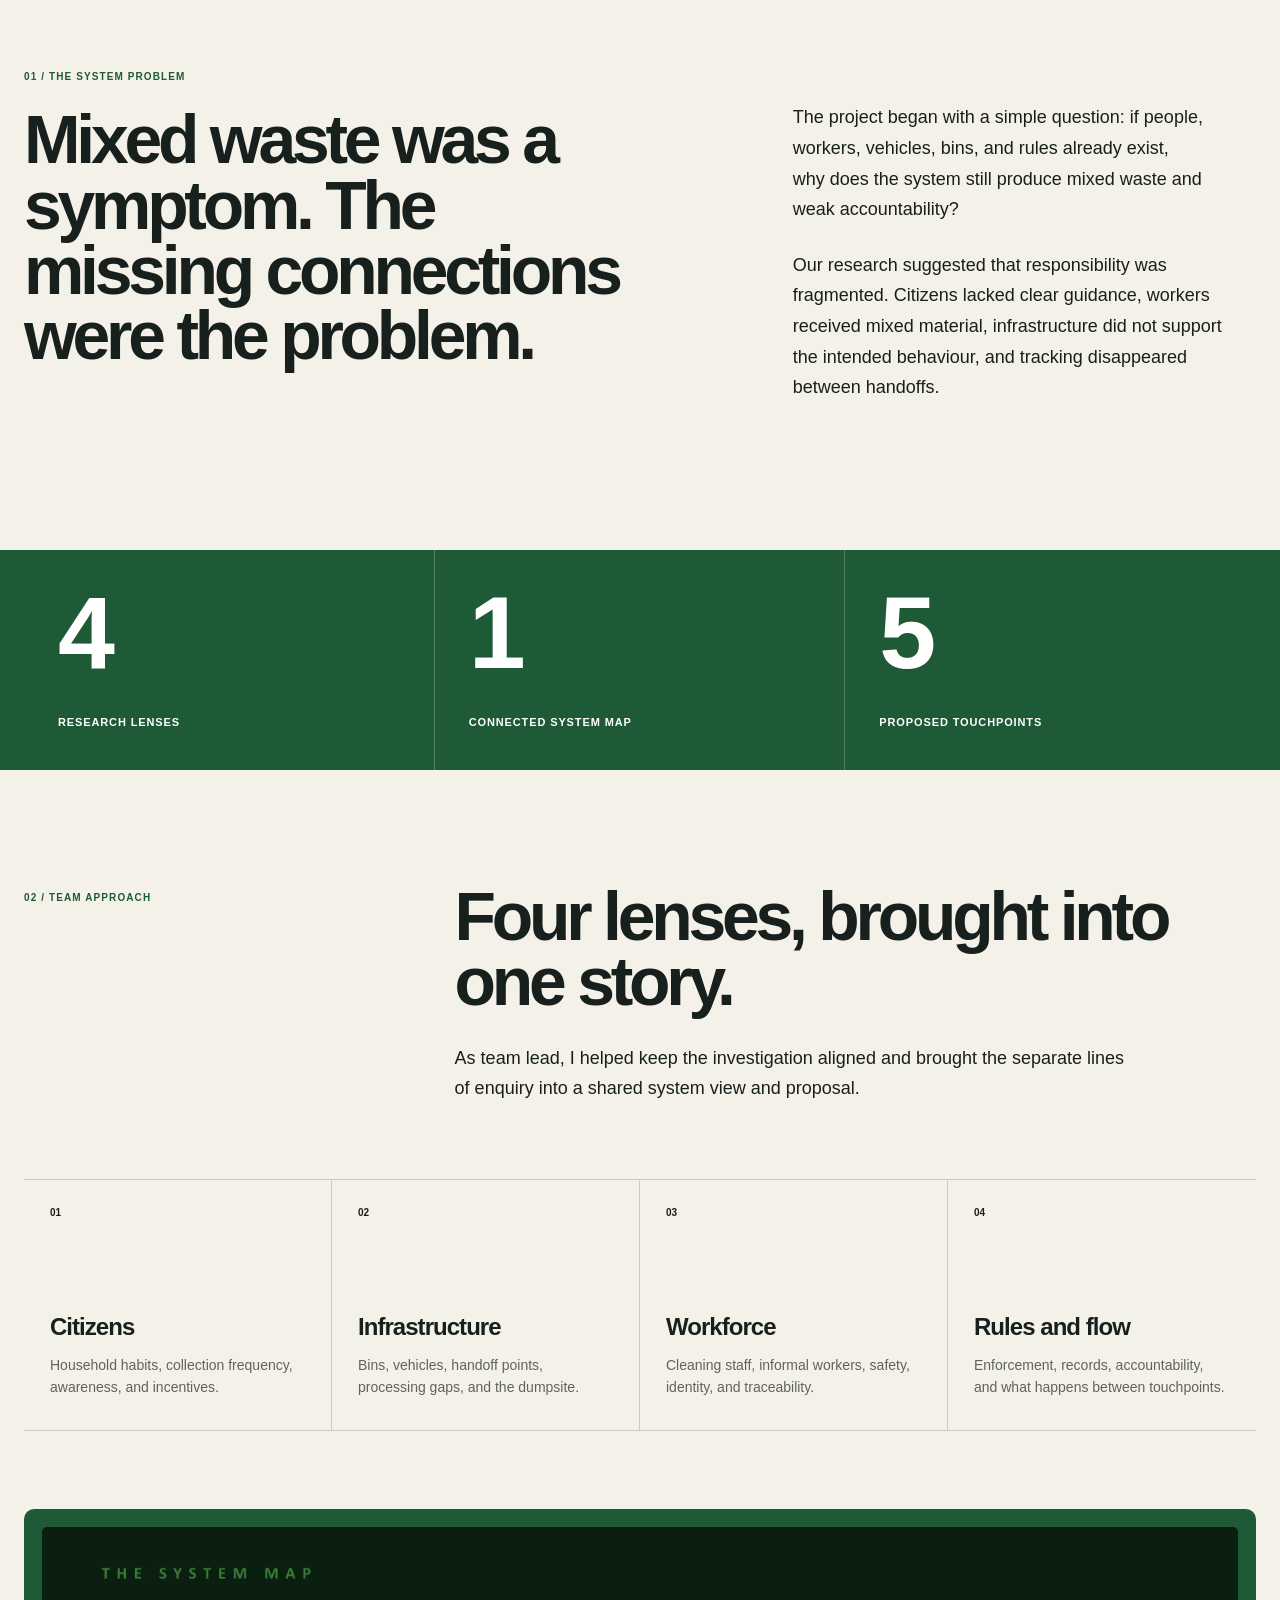
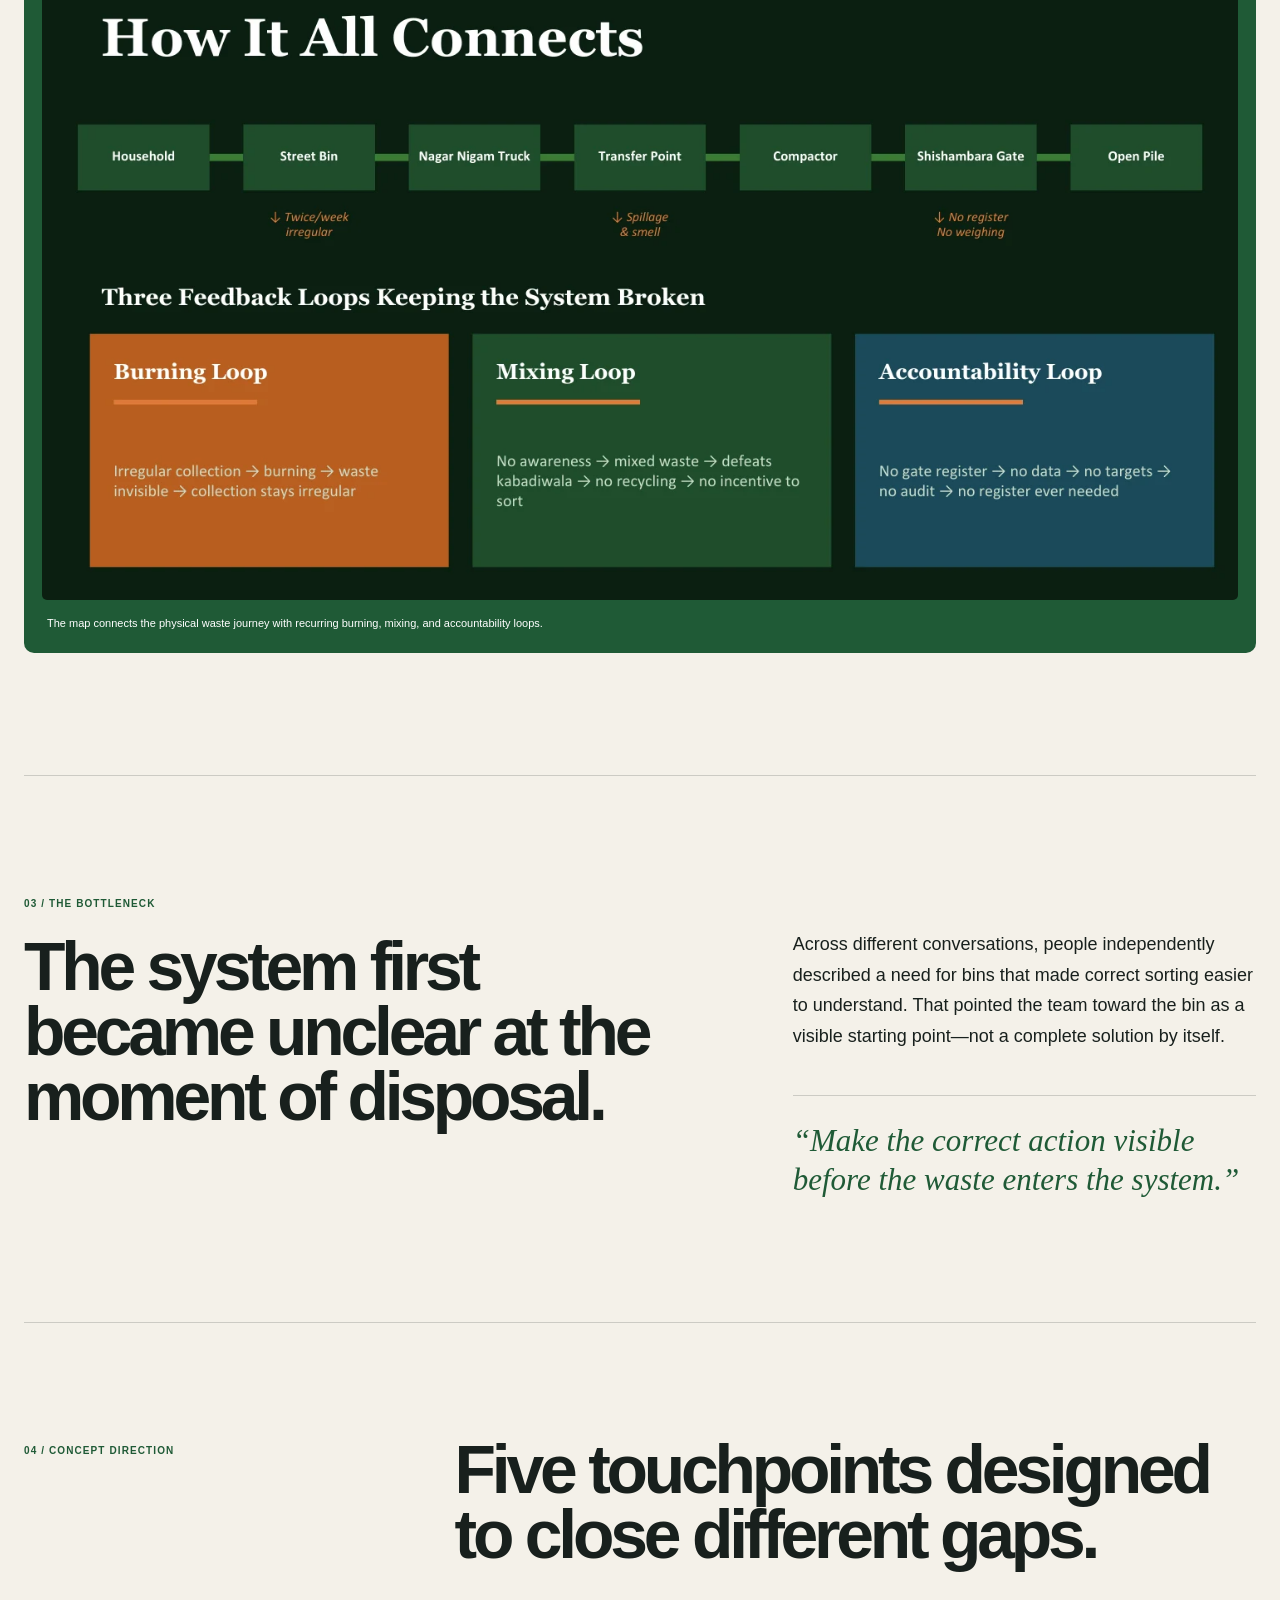
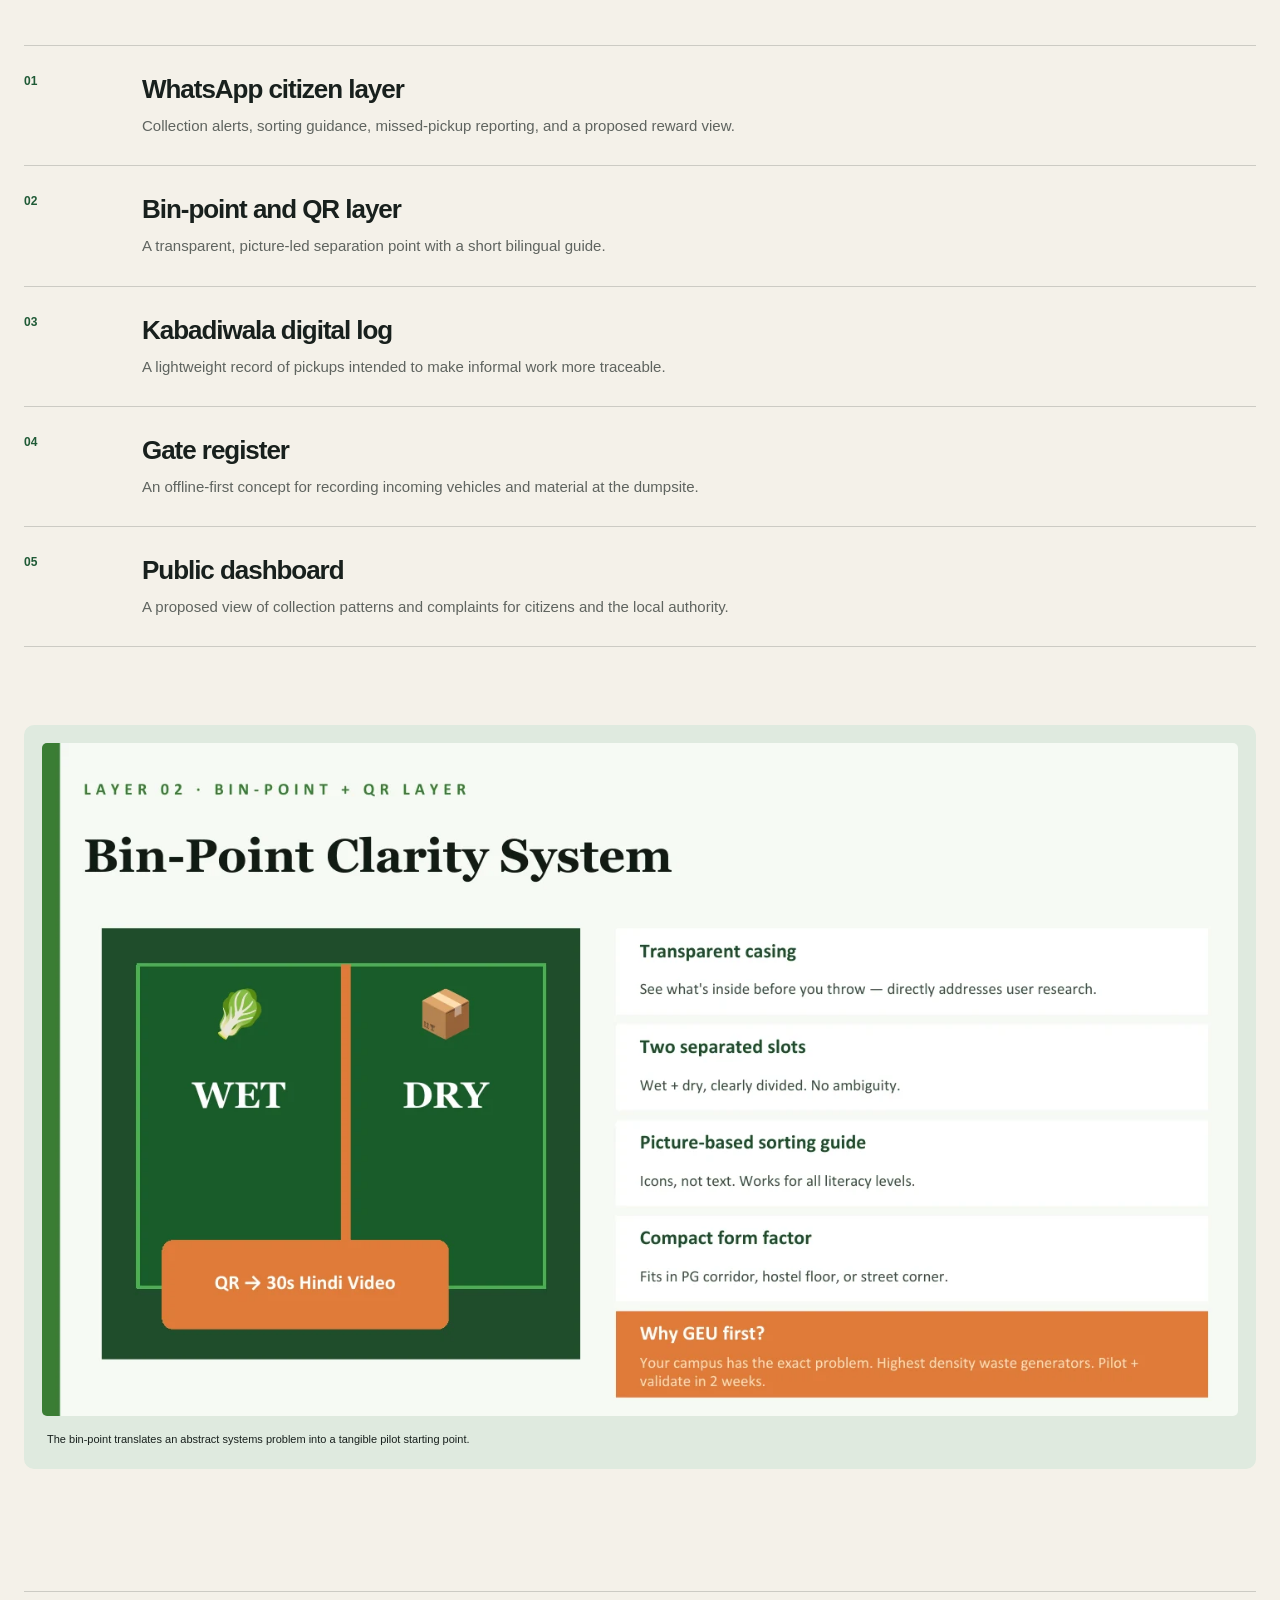
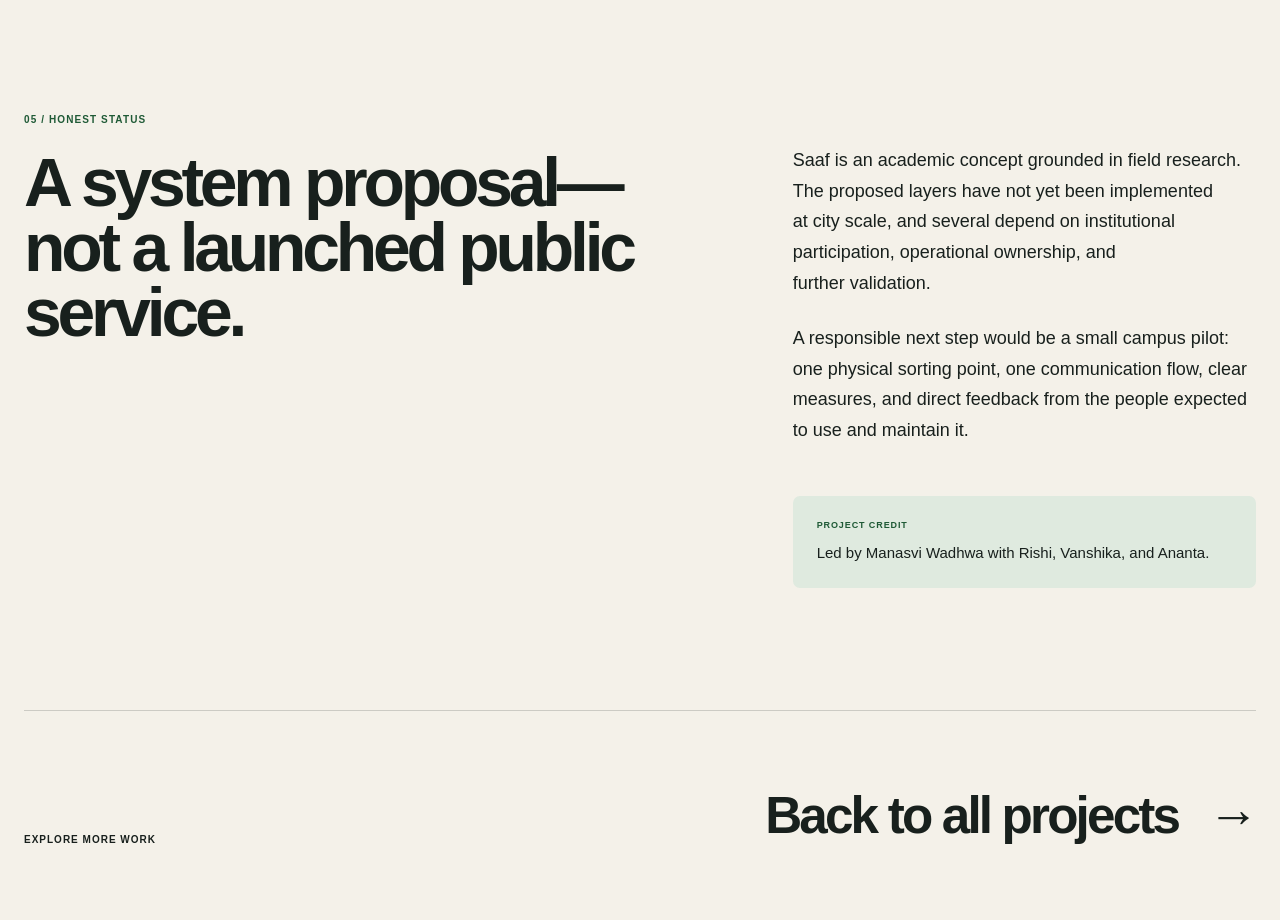
<file: projects/saaf-dehradun/index.html>
<!doctype html>
<html lang="en">
<head>
  <meta charset="utf-8">
  <meta name="viewport" content="width=device-width, initial-scale=1">
  <title>Saaf Dehradun | Manasvi Wadhwa</title>
  <meta name="description" content="A field-research and systems-design proposal for a clearer local waste ecosystem.">
  <meta property="og:title" content="Saaf Dehradun | Manasvi Wadhwa">
  <meta property="og:description" content="A team-led systems study connecting citizens, workers, infrastructure, and accountability.">
  <meta property="og:image" content="https://manasvi-08.github.io/projects/saaf-dehradun.webp">
  <link rel="stylesheet" href="../../styles.css">
  <link rel="stylesheet" href="../../case-studies.css">
</head>
<body class="case-page saaf">
  <a class="skip-link" href="#case-content">Skip to case study</a>
  <header class="case-nav shell">
    <a class="wordmark" href="../../" aria-label="Manasvi Wadhwa, home"><span>MW</span><span class="wordmark-name">Manasvi Wadhwa</span></a>
    <nav aria-label="Case study navigation"><a href="../../#case-studies">← All work</a><a href="mailto:wadhwamanasvi3@gmail.com?subject=Portfolio%20conversation">Contact</a></nav>
  </header>

  <main id="case-content">
    <header class="case-hero shell">
      <p class="case-breadcrumb">Field research · Systems design · 2026</p>
      <h1>Saaf<br><em>Dehradun.</em></h1>
      <p class="case-deck">A team-led exploration of why Dehradun's waste journey breaks down—and how clearer touchpoints could connect citizens, workers, infrastructure, and accountability.</p>
    </header>

    <figure class="case-cover shell"><img src="../saaf-dehradun.webp" alt="Five proposed layers of the Saaf Dehradun ecosystem"></figure>

    <section class="case-facts shell" aria-label="Project facts">
      <div><span>My role</span><strong>Team lead</strong></div>
      <div><span>Team</span><strong>Rishi, Vanshika, Ananta</strong></div>
      <div><span>Focus</span><strong>Field research and system mapping</strong></div>
      <div><span>Status</span><strong>Academic concept proposal</strong></div>
    </section>

    <section class="case-section shell case-two-column">
      <div><p class="case-label">01 / The system problem</p><h2>Mixed waste was a symptom. The missing connections were the problem.</h2></div>
      <div class="case-prose">
        <p>The project began with a simple question: if people, workers, vehicles, bins, and rules already exist, why does the system still produce mixed waste and weak accountability?</p>
        <p>Our research suggested that responsibility was fragmented. Citizens lacked clear guidance, workers received mixed material, infrastructure did not support the intended behaviour, and tracking disappeared between handoffs.</p>
      </div>
    </section>

    <section class="case-stat-band">
      <div class="shell case-stats"><div><strong>4</strong><span>research lenses</span></div><div><strong>1</strong><span>connected system map</span></div><div><strong>5</strong><span>proposed touchpoints</span></div></div>
    </section>

    <section class="case-section shell">
      <div class="case-section-heading"><p class="case-label">02 / Team approach</p><h2>Four lenses, brought into one story.</h2><p>As team lead, I helped keep the investigation aligned and brought the separate lines of enquiry into a shared system view and proposal.</p></div>
      <div class="case-method-grid case-four-grid">
        <article><span>01</span><h3>Citizens</h3><p>Household habits, collection frequency, awareness, and incentives.</p></article>
        <article><span>02</span><h3>Infrastructure</h3><p>Bins, vehicles, handoff points, processing gaps, and the dumpsite.</p></article>
        <article><span>03</span><h3>Workforce</h3><p>Cleaning staff, informal workers, safety, identity, and traceability.</p></article>
        <article><span>04</span><h3>Rules and flow</h3><p>Enforcement, records, accountability, and what happens between touchpoints.</p></article>
      </div>
      <figure class="case-figure dark"><img src="../saaf-system-map.webp" alt="Saaf Dehradun system map connecting the waste journey and three feedback loops"><figcaption>The map connects the physical waste journey with recurring burning, mixing, and accountability loops.</figcaption></figure>
    </section>

    <section class="case-section shell case-two-column">
      <div><p class="case-label">03 / The bottleneck</p><h2>The system first became unclear at the moment of disposal.</h2></div>
      <div class="case-prose"><p>Across different conversations, people independently described a need for bins that made correct sorting easier to understand. That pointed the team toward the bin as a visible starting point—not a complete solution by itself.</p><blockquote>“Make the correct action visible before the waste enters the system.”</blockquote></div>
    </section>

    <section class="case-section shell">
      <div class="case-section-heading"><p class="case-label">04 / Concept direction</p><h2>Five touchpoints designed to close different gaps.</h2></div>
      <div class="case-solution-list">
        <article><span>01</span><div><h3>WhatsApp citizen layer</h3><p>Collection alerts, sorting guidance, missed-pickup reporting, and a proposed reward view.</p></div></article>
        <article><span>02</span><div><h3>Bin-point and QR layer</h3><p>A transparent, picture-led separation point with a short bilingual guide.</p></div></article>
        <article><span>03</span><div><h3>Kabadiwala digital log</h3><p>A lightweight record of pickups intended to make informal work more traceable.</p></div></article>
        <article><span>04</span><div><h3>Gate register</h3><p>An offline-first concept for recording incoming vehicles and material at the dumpsite.</p></div></article>
        <article><span>05</span><div><h3>Public dashboard</h3><p>A proposed view of collection patterns and complaints for citizens and the local authority.</p></div></article>
      </div>
      <figure class="case-figure"><img src="../saaf-bin-point.webp" alt="Saaf Dehradun bin-point clarity concept with wet and dry sections"><figcaption>The bin-point translates an abstract systems problem into a tangible pilot starting point.</figcaption></figure>
    </section>

    <section class="case-section shell case-two-column">
      <div><p class="case-label">05 / Honest status</p><h2>A system proposal—not a launched public service.</h2></div>
      <div class="case-prose">
        <p>Saaf is an academic concept grounded in field research. The proposed layers have not yet been implemented at city scale, and several depend on institutional participation, operational ownership, and further validation.</p>
        <p>A responsible next step would be a small campus pilot: one physical sorting point, one communication flow, clear measures, and direct feedback from the people expected to use and maintain it.</p>
        <div class="case-credit"><span>Project credit</span><p>Led by Manasvi Wadhwa with Rishi, Vanshika, and Ananta.</p></div>
      </div>
    </section>

    <nav class="case-next shell" aria-label="Return to portfolio"><p>Explore more work</p><a href="../../#case-studies">Back to all projects <span>→</span></a></nav>
  </main>
</body>
</html>
</file>
<file: styles.css>
:root{--ink:#18201d;--paper:#f4f1e9;--acid:#dfff57;--coral:#ce5237;--purple:#d9adff;--line:#18201d2e;--peach:#f5b39c;--blue:#9dcbe5;--green:#c9db89}*{box-sizing:border-box}html{scroll-behavior:smooth}body{background:var(--paper);color:var(--ink);margin:0;font-family:Arial,Helvetica,sans-serif}a{color:inherit;text-decoration:none}p{text-wrap:pretty}.shell{width:min(1240px,100% - 48px);margin-inline:auto}.skip-link{position:absolute;left:-999px;top:8px;background:var(--ink);color:var(--paper);padding:10px 14px;z-index:20}.skip-link:focus{left:8px}.nav{border-bottom:1px solid var(--line);justify-content:space-between;align-items:center;min-height:84px;display:flex}.wordmark{align-items:center;gap:14px;font-weight:700;display:inline-flex}.wordmark>span:first-child{aspect-ratio:1;background:var(--ink);width:42px;color:var(--paper);letter-spacing:-.04em;border-radius:50%;place-items:center;font-size:13px;display:grid}.wordmark-name{font-size:14px}.nav-links{align-items:center;gap:28px;font-size:13px;font-weight:600;display:flex}.nav-links>a:not(.nav-cta){position:relative}.nav-links>a:not(.nav-cta):after{content:"";background:currentColor;height:1px;transition:right .2s;position:absolute;bottom:-5px;left:0;right:100%}.nav-links>a:hover:after{right:0}.nav-cta{border:1px solid var(--ink);border-radius:999px;padding:12px 18px;transition:all .2s}.nav-cta:hover{background:var(--ink);color:var(--paper)}.hero{flex-direction:column;justify-content:space-between;min-height:640px;padding:48px 0 58px;display:flex}.eyebrow-row{letter-spacing:.08em;text-transform:uppercase;justify-content:space-between;gap:24px;font-size:11px;font-weight:700;display:flex}.availability{align-items:center;gap:9px;display:flex}.availability i{background:#4e8c55;border-radius:50%;width:9px;height:9px;box-shadow:0 0 0 5px #4e8c551f}.hero h1{letter-spacing:-.075em;max-width:1120px;margin:74px 0 54px;font-size:clamp(58px,8.2vw,126px);font-weight:700;line-height:.86}.hero h1 span{display:block}.hero .hero-serif{letter-spacing:-.065em;color:var(--coral);font-family:Georgia,"Times New Roman",serif;font-style:italic;font-weight:400}.hero-bottom{border-top:1px solid var(--line);justify-content:space-between;align-items:flex-end;gap:30px;padding-top:24px;display:flex}.hero-bottom p{letter-spacing:-.025em;max-width:720px;margin:0;font-size:clamp(17px,2vw,24px);line-height:1.45}.round-link{background:var(--acid);border-radius:50%;flex:none;place-items:center;width:58px;height:58px;font-size:24px;transition:transform .2s;display:grid}.round-link:hover{transform:translateY(4px)}.section-heading{border-bottom:1px solid var(--line);letter-spacing:.08em;text-transform:uppercase;justify-content:space-between;padding-block:28px;font-size:11px;font-weight:700;display:flex}.section-heading p{margin:0}.section-heading.light{border-color:#f8f5ed33}.direction{background:var(--ink);color:#f8f5ed;padding-bottom:104px}.direction-grid{grid-template-columns:1.1fr .9fr;align-items:end;gap:90px;padding:74px 0 82px;display:grid}.kicker{letter-spacing:.08em;text-transform:uppercase;margin:0 0 25px;font-size:11px;font-weight:700}.light-kicker{color:#f8f5ed9e}.direction h2,.work-intro h2,.education-card h2,.experience-row h2,.contact h2{letter-spacing:-.06em;margin:0;font-size:clamp(46px,6.2vw,88px);line-height:.94}.direction h2 em,.work-intro h2 em,.contact h2 em{color:var(--acid);font-family:Georgia,"Times New Roman",serif;font-weight:400}.direction-copy p{color:#f8f5edc4;margin:0 0 22px;font-size:18px;line-height:1.65}.focus-grid{border-top:1px solid #f8f5ed33;border-bottom:1px solid #f8f5ed33;grid-template-columns:repeat(4,1fr);display:grid}.focus-grid article{border-right:1px solid #f8f5ed33;flex-direction:column;min-height:230px;padding:26px 22px 28px;display:flex}.focus-grid article:last-child{border-right:0}.focus-grid span{font-size:10px;font-weight:700}.focus-grid h3{letter-spacing:-.035em;margin:auto 0 12px;font-size:22px}.focus-grid p{color:#f8f5edaa;margin:0;font-size:14px;line-height:1.5}.education{padding-bottom:105px}.education-card{grid-template-columns:.7fr 1.35fr .55fr;gap:54px;align-items:start;padding:78px 0 0;display:grid}.education-org{margin:0;font:italic 38px/1 Georgia,serif}.education-card h2{font-size:clamp(38px,4.8vw,66px)}.education-card>div:nth-child(2)>p{margin:20px 0 0;font-size:17px;line-height:1.5}.education-meta{border-left:1px solid var(--line);padding-left:28px}.education-meta p{margin:0 0 20px;font-size:14px;line-height:1.5}.work{background:var(--ink);color:#f8f5ed;padding-bottom:108px}.work-intro{grid-template-columns:1.15fr .85fr;align-items:end;gap:80px;padding:72px 0 84px;display:grid}.work-intro>p{color:#f8f5edb8;max-width:520px;margin:0;font-size:18px;line-height:1.65}.projects{gap:18px;display:grid}.project{min-height:540px;color:var(--ink);border-radius:10px;grid-template-columns:.9fr 1.1fr;display:grid;overflow:hidden}.project.peach{background:var(--peach)}.project.blue{background:var(--blue)}.project.green{background:var(--green)}.project-visual{background:#e8e5dc;border-right:1px solid #18201d33;min-height:100%;position:relative;overflow:hidden}.project-visual:after{content:"";pointer-events:none;background:linear-gradient(#0a12146b 0%,#0000 28% 68%,#0a121433 100%);position:absolute;inset:0}.project-visual img{object-fit:cover;width:100%;height:100%;transition:transform .6s cubic-bezier(.2,.7,.2,1);display:block}.project:hover .project-visual img{transform:scale(1.025)}.project-number,.project-year{z-index:1;color:#fff;letter-spacing:.1em;text-shadow:0 1px 10px #00000073;font-size:10px;font-weight:700;position:absolute;top:24px}.project-number{left:24px}.project-year{right:24px}.project-copy{flex-direction:column;padding:clamp(32px,5vw,72px);display:flex}.project-meta{letter-spacing:.08em;text-transform:uppercase;border-bottom:1px solid #18201d33;justify-content:space-between;gap:20px;padding-bottom:28px;font-size:10px;font-weight:700;display:flex}.project-copy h3{letter-spacing:-.07em;margin:46px 0 20px;font-size:clamp(48px,6vw,88px);line-height:.92}.project-lead{letter-spacing:-.03em;max-width:620px;margin:0;font-size:clamp(19px,2.1vw,29px);line-height:1.33}.project-note{max-width:700px;margin:34px 0 28px;padding-left:112px;font-size:15px;line-height:1.55;position:relative}.project-note strong{letter-spacing:.08em;text-transform:uppercase;font-size:10px;position:absolute;top:2px;left:0}.credit-link{border-bottom:1px solid;font-weight:700}.tag-list{flex-wrap:wrap;gap:8px;margin:auto 0 32px;padding:0;list-style:none;display:flex}.tag-list li{border:1px solid #18201d4d;border-radius:999px;padding:8px 12px;font-size:11px;font-weight:700}.text-link{border-bottom:1px solid;width:fit-content;padding-bottom:5px;font-size:13px;font-weight:700}.text-link span{margin-left:12px;transition:transform .2s;display:inline-block}.text-link:hover span{transform:translate(3px,-3px)}.experience{color:var(--ink);background:var(--purple);padding-bottom:80px}.experience .section-heading{border-color:#18201d33}.experience-row{grid-template-columns:.65fr 1.15fr auto;align-items:start;gap:70px;padding-top:76px;display:grid}.experience-org{margin:0;font:italic 38px/1 Georgia,serif}.experience-row h2{font-size:clamp(38px,4vw,62px);margin-bottom:18px}.experience-row div p{max-width:650px;margin:0;font-size:17px;line-height:1.6}.experience-row>a{border:1px solid var(--ink);border-radius:50%;place-items:center;width:58px;height:58px;font-size:22px;transition:all .2s;display:grid}.experience-row>a:hover{background:var(--ink);color:var(--purple)}.contact{flex-direction:column;justify-content:center;min-height:720px;padding:130px 0 70px;display:flex;position:relative;overflow:hidden}.contact h2{z-index:1;letter-spacing:-.085em;font-size:clamp(70px,10vw,148px);line-height:.8;position:relative}.contact h2 em{color:var(--coral)}.contact-orbit{aspect-ratio:1;border:1px solid var(--line);border-radius:50%;place-items:center;width:min(34vw,430px);display:grid;position:absolute;top:90px;right:2%}.contact-orbit:before{content:"";aspect-ratio:1;border:1px solid var(--line);border-radius:50%;width:72%;position:absolute}.contact-orbit span{z-index:1;aspect-ratio:1;background:var(--acid);border-radius:50%;place-items:center;width:92px;font-weight:800;display:grid;position:relative}.contact-actions{z-index:1;flex-wrap:wrap;align-items:center;gap:12px 28px;margin-top:70px;display:flex;position:relative}.contact-actions a{font-size:13px;font-weight:700}.contact-primary{background:var(--ink);color:var(--paper);border-radius:999px;padding:17px 22px}.footer{border-top:1px solid var(--line);grid-template-columns:1fr 1fr 1fr;align-items:center;min-height:88px;font-size:11px;font-weight:700;display:grid}.footer p:nth-child(2){text-align:center}.footer p:last-child{text-align:right}@media (max-width:980px){.nav-links>a:not(.nav-cta){display:none}.direction-grid,.work-intro,.project{grid-template-columns:1fr}.direction-grid,.work-intro{gap:38px}.focus-grid{grid-template-columns:1fr 1fr}.focus-grid article:nth-child(2){border-right:0}.focus-grid article:nth-child(-n+2){border-bottom:1px solid #f8f5ed33}.education-card{grid-template-columns:1fr 1fr}.education-org{grid-column:1/-1}.project-visual{border-bottom:1px solid #18201d33;border-right:0;min-height:420px}.experience-row{grid-template-columns:1fr auto;gap:40px}.experience-org{grid-column:1/-1}}@media (max-width:700px){.shell{width:min(100% - 28px,1240px)}.wordmark-name{display:none}.hero{min-height:610px;padding-top:36px}.eyebrow-row{align-items:flex-start}.eyebrow{max-width:195px;line-height:1.4}.availability{max-width:105px;line-height:1.35}.hero h1{margin-top:76px;font-size:clamp(52px,16vw,80px)}.hero-bottom{align-items:center}.hero-bottom p{font-size:17px}.direction,.work{padding-bottom:72px}.direction-grid,.work-intro{padding:56px 0 60px}.direction-copy p,.work-intro>p{font-size:16px}.focus-grid{grid-template-columns:1fr}.focus-grid article,.focus-grid article:nth-child(2){border-right:0;border-bottom:1px solid #f8f5ed33}.focus-grid article:last-child{border-bottom:0}.focus-grid article{min-height:185px}.education{padding-bottom:72px}.education-card{grid-template-columns:1fr;gap:26px;padding-top:56px}.education-org{grid-column:auto}.education-meta{border-top:1px solid var(--line);border-left:0;padding:24px 0 0;display:flex;justify-content:space-between;gap:20px}.project-visual{min-height:330px}.project-copy{padding:28px 22px 34px}.project-meta{flex-direction:column;gap:8px}.project-copy h3{margin-top:32px}.project-note{padding-top:27px;padding-left:0}.project-note strong{top:0}.tag-list{margin-top:12px}.experience-row{grid-template-columns:1fr;padding-top:56px}.contact{min-height:650px;padding-top:100px}.contact-orbit{opacity:.75;width:390px;top:105px;right:-30%}.contact-actions{flex-direction:column;align-items:flex-start;margin-top:56px}.footer{grid-template-columns:1fr auto}.footer p:nth-child(2){display:none}}@media (prefers-reduced-motion:reduce){html{scroll-behavior:auto}*{transition:none!important}}
</file>
<file: portfolio-additions.css>
.portfolio-grid{display:grid;grid-template-columns:repeat(2,minmax(0,1fr));gap:18px}
.portfolio-card{display:flex;min-width:0;overflow:hidden;flex-direction:column;border:1px solid #f8f5ed2e;border-radius:10px;background:#f8f5ed0e}
.portfolio-visual{position:relative;display:block;aspect-ratio:4/3;overflow:hidden;background:#25302c;border-bottom:1px solid #f8f5ed2e}
.portfolio-visual:after{content:"";position:absolute;inset:0;background:linear-gradient(180deg,transparent 45%,#0a100ec7)}
.portfolio-visual img{width:100%;height:100%;display:block;object-fit:cover;transition:transform .5s}
a.portfolio-visual:hover img{transform:scale(1.035)}
.portfolio-collage{display:grid;grid-template-columns:1fr 1fr}
.portfolio-collage a{display:block;min-width:0;overflow:hidden}
.portfolio-collage a+ a{border-left:1px solid #f8f5ed2e}
.portfolio-collage a:hover img{transform:scale(1.035)}
.portfolio-visual span{position:absolute;z-index:1;left:22px;bottom:20px;color:#fff;font-size:10px;font-weight:800;letter-spacing:.07em;text-transform:uppercase;text-shadow:0 1px 8px #0008}
.portfolio-copy{display:flex;flex:1;flex-direction:column;padding:26px 24px 28px}
.portfolio-type{margin:0 0 24px;color:#f8f5ed94;font-size:10px;font-weight:800;letter-spacing:.08em;text-transform:uppercase}
.portfolio-copy h3{margin:0 0 14px;font-size:clamp(26px,2.4vw,34px);line-height:1;letter-spacing:-.045em}
.portfolio-copy>p:not(.portfolio-type):not(.portfolio-credit){min-height:68px;margin:0 0 22px;color:#f8f5edb8;font-size:14px;line-height:1.55}
.portfolio-tags{display:flex;flex-wrap:wrap;gap:7px;margin:0 0 24px;padding:0;list-style:none}
.portfolio-tags li{padding:7px 10px;border:1px solid #f8f5ed30;border-radius:999px;color:#f8f5edbd;font-size:10px;font-weight:700}
.portfolio-credit{margin:auto 0 0;padding-top:18px;border-top:1px solid #f8f5ed26;color:#f8f5ed94;font-size:11px;line-height:1.5}
.portfolio-credit a{color:#fff;font-weight:700;border-bottom:1px solid}
@media(max-width:700px){.portfolio-grid{grid-template-columns:1fr}.portfolio-copy>p:not(.portfolio-type):not(.portfolio-credit){min-height:0}}
</file>
<file: _next/static/chunks/0e6~5kg3g4n3e.css>
:root{--ink:#18201d;--paper:#f4f1e9;--acid:#dfff57;--coral:#ce5237;--line:#18201d2e}*{box-sizing:border-box}html{scroll-behavior:smooth}body{background:var(--paper);color:var(--ink);margin:0;font-family:Arial,Helvetica,sans-serif}a{color:inherit;text-decoration:none}p{text-wrap:pretty}.shell{width:min(1240px,100% - 48px);margin-inline:auto}.nav{border-bottom:1px solid var(--line);justify-content:space-between;align-items:center;min-height:84px;display:flex}.wordmark{align-items:center;gap:14px;font-weight:700;display:inline-flex}.wordmark>span:first-child{aspect-ratio:1;background:var(--ink);width:42px;color:var(--paper);letter-spacing:-.04em;border-radius:50%;place-items:center;font-size:13px;display:grid}.wordmark-name{font-size:14px}.nav-links{align-items:center;gap:30px;font-size:13px;font-weight:600;display:flex}.nav-links>a:not(.nav-cta){position:relative}.nav-links>a:not(.nav-cta):after{content:"";background:currentColor;height:1px;transition:right .2s;position:absolute;bottom:-5px;left:0;right:100%}.nav-links>a:hover:after{right:0}.nav-cta{border:1px solid var(--ink);border-radius:999px;padding:12px 18px;transition:all .2s}.nav-cta:hover{background:var(--ink);color:var(--paper)}.hero{flex-direction:column;justify-content:space-between;min-height:630px;padding:48px 0 58px;display:flex}.eyebrow-row{letter-spacing:.08em;text-transform:uppercase;justify-content:space-between;gap:24px;font-size:11px;font-weight:700;display:flex}.availability{align-items:center;gap:9px;display:flex}.availability i{background:#4e8c55;border-radius:50%;width:9px;height:9px;box-shadow:0 0 0 5px #4e8c551f}.hero h1{letter-spacing:-.075em;max-width:1120px;margin:74px 0 54px;font-size:clamp(58px,8.2vw,126px);font-weight:700;line-height:.86}.hero h1 span{display:block}.hero .hero-serif{letter-spacing:-.065em;color:var(--coral);font-family:Georgia,Times New Roman,serif;font-style:italic;font-weight:400}.hero-bottom{border-top:1px solid var(--line);justify-content:space-between;align-items:flex-end;gap:30px;padding-top:24px;display:flex}.hero-bottom p{letter-spacing:-.025em;max-width:650px;margin:0;font-size:clamp(17px,2vw,24px);line-height:1.45}.round-link{background:var(--acid);border-radius:50%;flex:none;place-items:center;width:58px;height:58px;font-size:24px;transition:transform .2s;display:grid}.round-link:hover{transform:translateY(4px)}.section-heading{border-bottom:1px solid var(--line);letter-spacing:.08em;text-transform:uppercase;justify-content:space-between;padding-block:28px;font-size:11px;font-weight:700;display:flex}.section-heading p{margin:0}.section-heading.light{border-color:#f8f5ed33}.work{background:var(--ink);color:#f8f5ed;padding-bottom:108px}.work-intro{grid-template-columns:1.15fr .85fr;align-items:end;gap:80px;padding:72px 0 84px;display:grid}.work-intro h2{letter-spacing:-.065em;margin:0;font-size:clamp(48px,6.4vw,94px);line-height:.92}.work-intro h2 em,.about h2 em,.contact h2 em{color:var(--acid);font-family:Georgia,Times New Roman,serif;font-weight:400}.work-intro>p{color:#f8f5edb8;max-width:520px;margin:0;font-size:18px;line-height:1.65}.projects{gap:18px;display:grid}.project{min-height:540px;color:var(--ink);border-radius:10px;grid-template-columns:.9fr 1.1fr;display:grid;overflow:hidden}.project.peach{background:#f5b39c}.project.blue{background:#9dcbe5}.project.green{background:#c9db89}.project-visual{background:#e8e5dc;border-right:1px solid #18201d33;min-height:100%;position:relative;overflow:hidden}.project-visual:after{content:"";pointer-events:none;background:linear-gradient(#0a12146b 0%,#0000 28% 68%,#0a121433 100%);position:absolute;inset:0}.project-visual img{object-fit:cover;width:100%;height:100%;transition:transform .6s cubic-bezier(.2,.7,.2,1);display:block}.project:hover .project-visual img{transform:scale(1.025)}.project-number,.project-year{z-index:1;color:#fff;letter-spacing:.1em;text-shadow:0 1px 10px #00000073;font-size:10px;font-weight:700;position:absolute;top:24px}.project-number{left:24px}.project-year{right:24px}.project-copy{flex-direction:column;padding:clamp(32px,5vw,72px);display:flex}.project-meta{letter-spacing:.08em;text-transform:uppercase;border-bottom:1px solid #18201d33;justify-content:space-between;gap:20px;padding-bottom:28px;font-size:10px;font-weight:700;display:flex}.project-copy h3{letter-spacing:-.07em;margin:46px 0 20px;font-size:clamp(48px,6vw,88px);line-height:.92}.project-lead{letter-spacing:-.03em;max-width:620px;margin:0;font-size:clamp(19px,2.1vw,29px);line-height:1.33}.project-note{max-width:700px;margin:34px 0 28px;padding-left:112px;font-size:15px;line-height:1.55;position:relative}.project-note strong{letter-spacing:.08em;text-transform:uppercase;font-size:10px;position:absolute;top:2px;left:0}.credit-link{border-bottom:1px solid;font-weight:700}.credit-link:hover{border-bottom-width:2px}.tag-list{flex-wrap:wrap;gap:8px;margin:auto 0 32px;padding:0;list-style:none;display:flex}.tag-list li{border:1px solid #18201d4d;border-radius:999px;padding:8px 12px;font-size:11px;font-weight:700}.text-link{border-bottom:1px solid;width:fit-content;padding-bottom:5px;font-size:13px;font-weight:700}.text-link span{margin-left:12px;transition:transform .2s;display:inline-block}.text-link:hover span{transform:translate(3px,-3px)}.about{padding-bottom:108px}.about-grid{grid-template-columns:1.1fr .9fr;gap:90px;padding:78px 0 88px;display:grid}.kicker{letter-spacing:.08em;text-transform:uppercase;margin:0 0 26px;font-size:11px;font-weight:700}.about h2{letter-spacing:-.065em;max-width:740px;margin:0;font-size:clamp(48px,6.4vw,88px);line-height:.93}.about h2 em{color:var(--coral)}.about-body{padding-top:42px}.about-body p{margin:0 0 24px;font-size:18px;line-height:1.65}.about-body a{border-bottom:1px solid;font-weight:700}.strength-grid{border-top:1px solid var(--line);border-bottom:1px solid var(--line);grid-template-columns:repeat(4,1fr);display:grid}.strength{border-right:1px solid var(--line);flex-direction:column;min-height:230px;padding:26px 22px 28px;display:flex}.strength:last-child{border-right:0}.strength>span{font-size:10px;font-weight:700}.strength h3{letter-spacing:-.035em;margin:auto 0 12px;font-size:22px}.strength p{color:#18201da8;margin:0;font-size:14px;line-height:1.5}.experience{color:var(--ink);background:#d9adff;padding-bottom:80px}.experience .section-heading{border-color:#18201d33}.experience-row{grid-template-columns:.65fr 1.15fr auto;align-items:start;gap:70px;padding-top:76px;display:grid}.experience-org{margin:0;font:italic 38px/1 Georgia,serif}.experience-row h2{letter-spacing:-.055em;margin:0 0 18px;font-size:clamp(38px,4vw,62px);line-height:.96}.experience-row div p{max-width:650px;margin:0;font-size:17px;line-height:1.6}.experience-row>a{border:1px solid var(--ink);border-radius:50%;place-items:center;width:58px;height:58px;font-size:22px;transition:all .2s;display:grid}.experience-row>a:hover{background:var(--ink);color:#d9adff}.contact{flex-direction:column;justify-content:center;min-height:720px;padding:130px 0 70px;display:flex;position:relative;overflow:hidden}.contact h2{z-index:1;letter-spacing:-.085em;margin:0;font-size:clamp(70px,10vw,148px);line-height:.8;position:relative}.contact h2 em{color:var(--coral)}.contact-orbit{aspect-ratio:1;border:1px solid var(--line);border-radius:50%;place-items:center;width:min(34vw,430px);display:grid;position:absolute;top:90px;right:2%}.contact-orbit:before{content:"";aspect-ratio:1;border:1px solid var(--line);border-radius:50%;width:72%;position:absolute}.contact-orbit span{z-index:1;aspect-ratio:1;background:var(--acid);border-radius:50%;place-items:center;width:92px;font-weight:800;display:grid;position:relative}.contact-actions{z-index:1;flex-wrap:wrap;align-items:center;gap:12px 28px;margin-top:70px;display:flex;position:relative}.contact-actions a{font-size:13px;font-weight:700}.contact-primary{background:var(--ink);color:var(--paper);border-radius:999px;padding:17px 22px}.footer{border-top:1px solid var(--line);grid-template-columns:1fr 1fr 1fr;align-items:center;min-height:88px;font-size:11px;font-weight:700;display:grid}.footer p:nth-child(2){text-align:center}.footer p:last-child{text-align:right}@media (max-width:920px){.work-intro,.about-grid,.project{grid-template-columns:1fr}.work-intro{gap:38px}.project-visual{border-bottom:1px solid #18201d33;border-right:0;min-height:420px}.strength-grid{grid-template-columns:1fr 1fr}.strength:nth-child(2){border-right:0}.strength:nth-child(-n+2){border-bottom:1px solid var(--line)}.experience-row{grid-template-columns:1fr auto;gap:40px}.experience-org{grid-column:1/-1}}@media (max-width:760px){.shell{width:min(100% - 28px,1240px)}.wordmark-name,.nav-links>a:not(.nav-cta){display:none}.hero{min-height:610px;padding-top:36px}.eyebrow-row{align-items:flex-start}.eyebrow{max-width:190px;line-height:1.4}.availability{max-width:105px;line-height:1.35}.hero h1{margin-top:76px;font-size:clamp(54px,17vw,82px)}.hero-bottom{align-items:center}.hero-bottom p{font-size:17px}.work{padding-bottom:72px}.work-intro{padding:56px 0 60px}.work-intro>p{font-size:16px}.project-visual{min-height:330px}.project-copy{padding:28px 22px 34px}.project-meta{flex-direction:column;gap:8px}.project-copy h3{margin-top:32px}.project-note{padding-top:27px;padding-left:0}.project-note strong{top:0}.tag-list{margin-top:12px}.about{padding-bottom:72px}.about-grid{gap:28px;padding:56px 0 60px}.about-body{padding-top:0}.about-body p{font-size:16px}.strength-grid{grid-template-columns:1fr}.strength,.strength:nth-child(2){border-right:0;border-bottom:1px solid var(--line)}.strength:last-child{border-bottom:0}.strength{min-height:185px}.experience-row{grid-template-columns:1fr;padding-top:56px}.experience-row>a{margin-top:4px}.contact{min-height:650px;padding-top:100px}.contact-orbit{opacity:.75;width:390px;top:105px;right:-30%}.contact-actions{flex-direction:column;align-items:flex-start;margin-top:56px}.footer{grid-template-columns:1fr auto}.footer p:nth-child(2){display:none}}@media (prefers-reduced-motion:reduce){html{scroll-behavior:auto}*{transition:none!important}}
</file>
<file: case-studies.css>
.case-page{--case-accent:#344773;--case-soft:#dce4f5;background:var(--paper)}
.case-page.saaf{--case-accent:#1f5a36;--case-soft:#dfeadf}
.case-nav{min-height:84px;display:flex;align-items:center;justify-content:space-between;border-bottom:1px solid var(--line)}
.case-nav nav{display:flex;gap:28px;font-size:12px;font-weight:700}
.case-nav nav a{padding-bottom:4px;border-bottom:1px solid transparent}
.case-nav nav a:hover{border-color:currentColor}
.case-hero{padding:96px 0 78px}
.case-breadcrumb,.case-label{margin:0;color:var(--case-accent);font-size:10px;font-weight:800;letter-spacing:.11em;text-transform:uppercase}
.case-hero h1{max-width:1120px;margin:32px 0 38px;font-size:clamp(72px,11.2vw,164px);line-height:.78;letter-spacing:-.085em}
.case-hero h1 em{display:inline-block;color:var(--case-accent);font-family:Georgia,"Times New Roman",serif;font-weight:400}
.case-deck{max-width:680px;margin:0 0 0 auto;font-size:clamp(19px,2.3vw,30px);line-height:1.38;letter-spacing:-.035em}
.case-cover{overflow:hidden;border-radius:12px;background:var(--case-accent)}
.case-cover img{display:block;width:100%;aspect-ratio:16/8.2;object-fit:cover}
.case-facts{display:grid;grid-template-columns:repeat(4,1fr);margin-top:34px;border-top:1px solid var(--line);border-bottom:1px solid var(--line)}
.case-facts div{min-height:140px;padding:25px 22px;border-right:1px solid var(--line)}
.case-facts div:last-child{border-right:0}
.case-facts span{display:block;margin-bottom:34px;color:#18201d94;font-size:9px;font-weight:800;letter-spacing:.1em;text-transform:uppercase}
.case-facts strong{display:block;max-width:230px;font-size:17px;line-height:1.35;letter-spacing:-.025em}
.case-section{padding-block:122px}
.case-section+.case-section{border-top:1px solid var(--line)}
.case-two-column{display:grid;grid-template-columns:1.05fr .75fr;gap:120px;align-items:start}
.case-section h2{max-width:820px;margin:25px 0 0;font-size:clamp(44px,5.3vw,78px);line-height:.96;letter-spacing:-.062em}
.case-prose{padding-top:31px}
.case-prose>p{margin:0 0 25px;font-size:18px;line-height:1.7}
.case-prose blockquote{margin:44px 0 0;padding:26px 0 0;border-top:1px solid var(--line);color:var(--case-accent);font:italic 31px/1.25 Georgia,serif}
.case-stat-band{background:var(--case-accent);color:#fff}
.case-stats{display:grid;grid-template-columns:repeat(3,1fr)}
.case-stats div{min-height:220px;padding:42px 34px;display:flex;flex-direction:column;justify-content:space-between;border-right:1px solid #ffffff38}
.case-stats div:last-child{border-right:0}
.case-stats strong{font-size:clamp(72px,8vw,112px);line-height:.8;letter-spacing:-.07em}
.case-stats span{font-size:11px;font-weight:700;letter-spacing:.08em;text-transform:uppercase}
.case-section-heading{display:grid;grid-template-columns:.45fr 1fr;column-gap:70px;align-items:start}
.case-section-heading h2{margin-top:-8px}
.case-section-heading>p:last-child:not(.case-label){grid-column:2;max-width:680px;margin:30px 0 0;font-size:18px;line-height:1.65}
.case-method-grid{display:grid;grid-template-columns:repeat(3,1fr);margin-top:76px;border-top:1px solid var(--line);border-bottom:1px solid var(--line)}
.case-method-grid article{min-height:275px;padding:27px 26px 32px;border-right:1px solid var(--line);display:flex;flex-direction:column}
.case-method-grid article:last-child{border-right:0}
.case-method-grid article>span{font-size:10px;font-weight:800}
.case-method-grid h3{margin:auto 0 14px;font-size:24px;letter-spacing:-.04em}
.case-method-grid p{margin:0;color:#18201dad;font-size:14px;line-height:1.55}
.case-four-grid{grid-template-columns:repeat(4,1fr)}
.case-four-grid article{min-height:250px}
.case-figure{margin:78px 0 0;padding:18px;border-radius:10px;background:var(--case-soft)}
.case-figure.dark{background:var(--case-accent);color:#fff}
.case-figure img{display:block;width:100%;border-radius:5px}
.case-figure figcaption{padding:16px 5px 3px;font-size:11px;line-height:1.45}
.case-findings{display:grid;grid-template-columns:repeat(3,1fr);gap:15px;margin-top:76px}
.case-findings article{min-height:330px;padding:30px;display:flex;flex-direction:column;border-radius:8px;background:var(--case-soft)}
.case-findings article>span{color:var(--case-accent);font-size:11px;font-weight:800}
.case-findings h3{margin:auto 0 18px;font-size:29px;line-height:1.05;letter-spacing:-.045em}
.case-findings p{margin:0;font-size:14px;line-height:1.55}
.case-solution-list{margin-top:78px;border-top:1px solid var(--line)}
.case-solution-list article{display:grid;grid-template-columns:90px 1fr;gap:28px;padding:28px 0;border-bottom:1px solid var(--line)}
.case-solution-list article>span{color:var(--case-accent);font-size:12px;font-weight:800}
.case-solution-list h3{margin:0 0 9px;font-size:26px;letter-spacing:-.04em}
.case-solution-list p{max-width:760px;margin:0;color:#18201dad;font-size:15px;line-height:1.55}
.case-credit{margin-top:50px;padding:24px;border-radius:7px;background:var(--case-soft)}
.case-credit span{display:block;margin-bottom:12px;color:var(--case-accent);font-size:9px;font-weight:800;letter-spacing:.1em;text-transform:uppercase}
.case-credit p{margin:0;font-size:15px;line-height:1.5}
.case-next{display:flex;align-items:flex-end;justify-content:space-between;gap:32px;padding-block:75px;border-top:1px solid var(--line)}
.case-next p{margin:0;font-size:10px;font-weight:800;letter-spacing:.1em;text-transform:uppercase}
.case-next a{font-size:clamp(31px,4vw,58px);font-weight:700;letter-spacing:-.055em}
.case-next a span{display:inline-block;margin-left:18px;transition:transform .2s}
.case-next a:hover span{transform:translateX(6px)}
@media(max-width:920px){.case-two-column{grid-template-columns:1fr;gap:36px}.case-facts{grid-template-columns:1fr 1fr}.case-facts div:nth-child(2){border-right:0}.case-facts div:nth-child(-n+2){border-bottom:1px solid var(--line)}.case-section-heading{grid-template-columns:1fr;gap:26px}.case-section-heading h2{margin-top:0}.case-section-heading>p:last-child:not(.case-label){grid-column:1;margin-top:0}.case-four-grid{grid-template-columns:1fr 1fr}.case-four-grid article:nth-child(2){border-right:0}.case-four-grid article:nth-child(-n+2){border-bottom:1px solid var(--line)}}
@media(max-width:700px){.case-nav nav a:last-child{display:none}.case-hero{padding:72px 0 54px}.case-hero h1{margin:28px 0 34px;font-size:clamp(66px,20vw,104px)}.case-deck{font-size:18px}.case-cover{border-radius:7px}.case-cover img{aspect-ratio:4/3}.case-facts{grid-template-columns:1fr}.case-facts div,.case-facts div:nth-child(2){min-height:118px;border-right:0;border-bottom:1px solid var(--line)}.case-facts div:last-child{border-bottom:0}.case-facts span{margin-bottom:22px}.case-section{padding-block:76px}.case-prose{padding-top:0}.case-prose>p{font-size:16px}.case-stats{grid-template-columns:1fr}.case-stats div{min-height:160px;border-right:0;border-bottom:1px solid #ffffff38}.case-stats div:last-child{border-bottom:0}.case-method-grid,.case-four-grid,.case-findings{grid-template-columns:1fr}.case-method-grid article,.case-four-grid article,.case-four-grid article:nth-child(2){min-height:215px;border-right:0;border-bottom:1px solid var(--line)}.case-method-grid article:last-child,.case-four-grid article:last-child{border-bottom:0}.case-findings article{min-height:260px}.case-figure{margin-top:54px;padding:9px}.case-figure figcaption{font-size:10px}.case-solution-list article{grid-template-columns:50px 1fr;gap:15px}.case-next{align-items:flex-start;flex-direction:column;padding-block:56px}}
</file>
